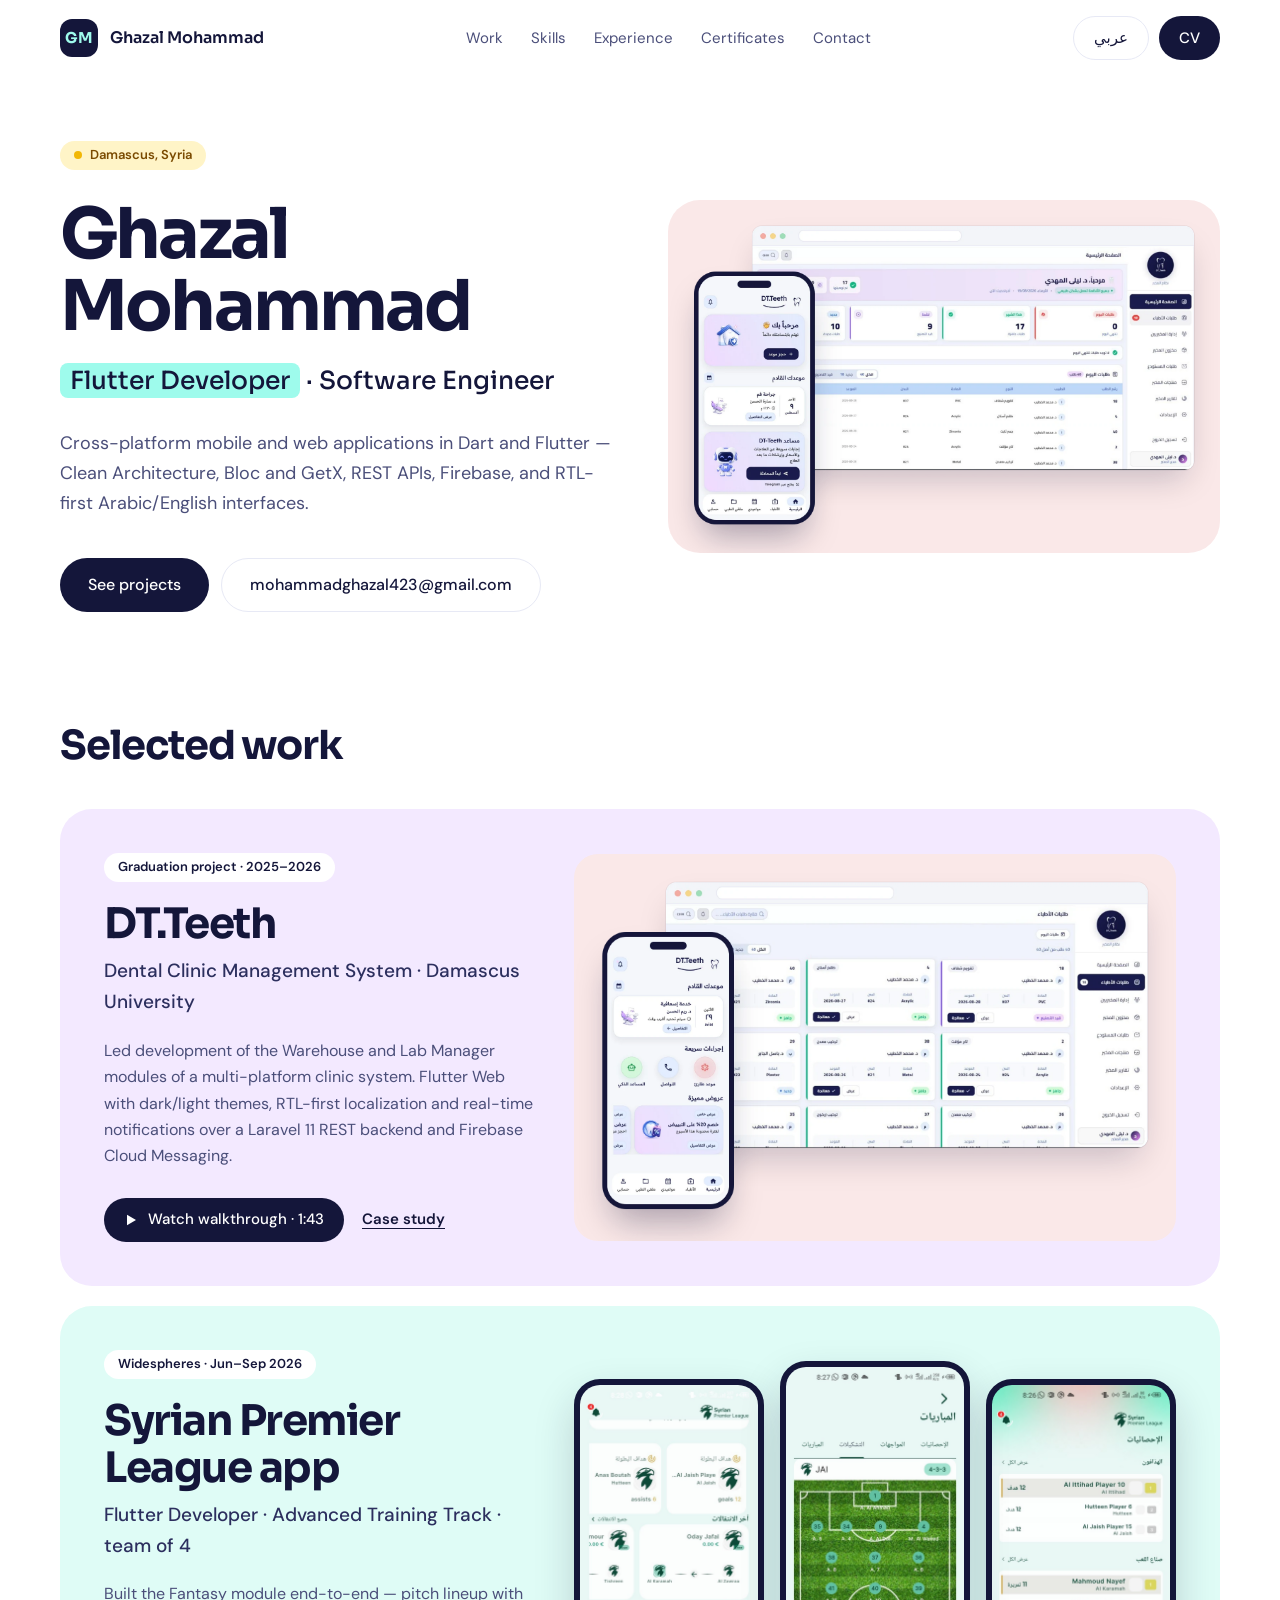
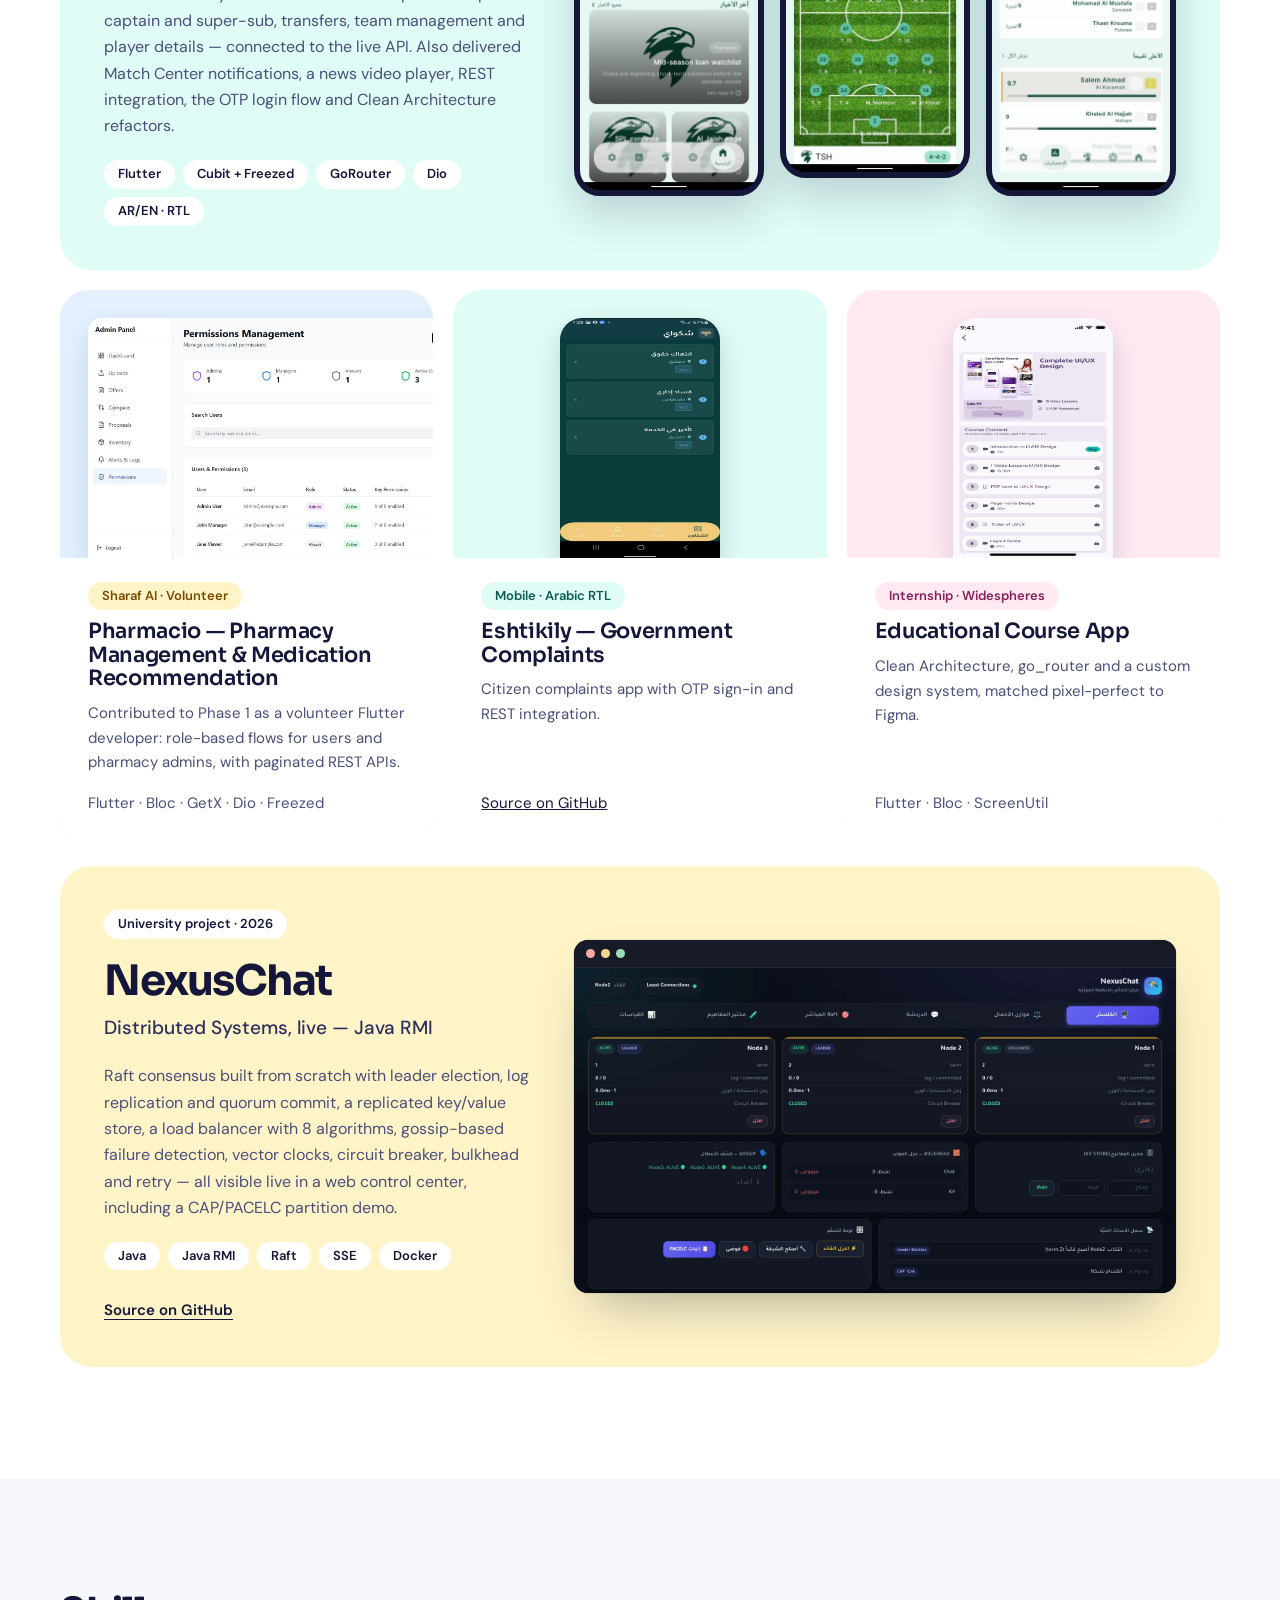
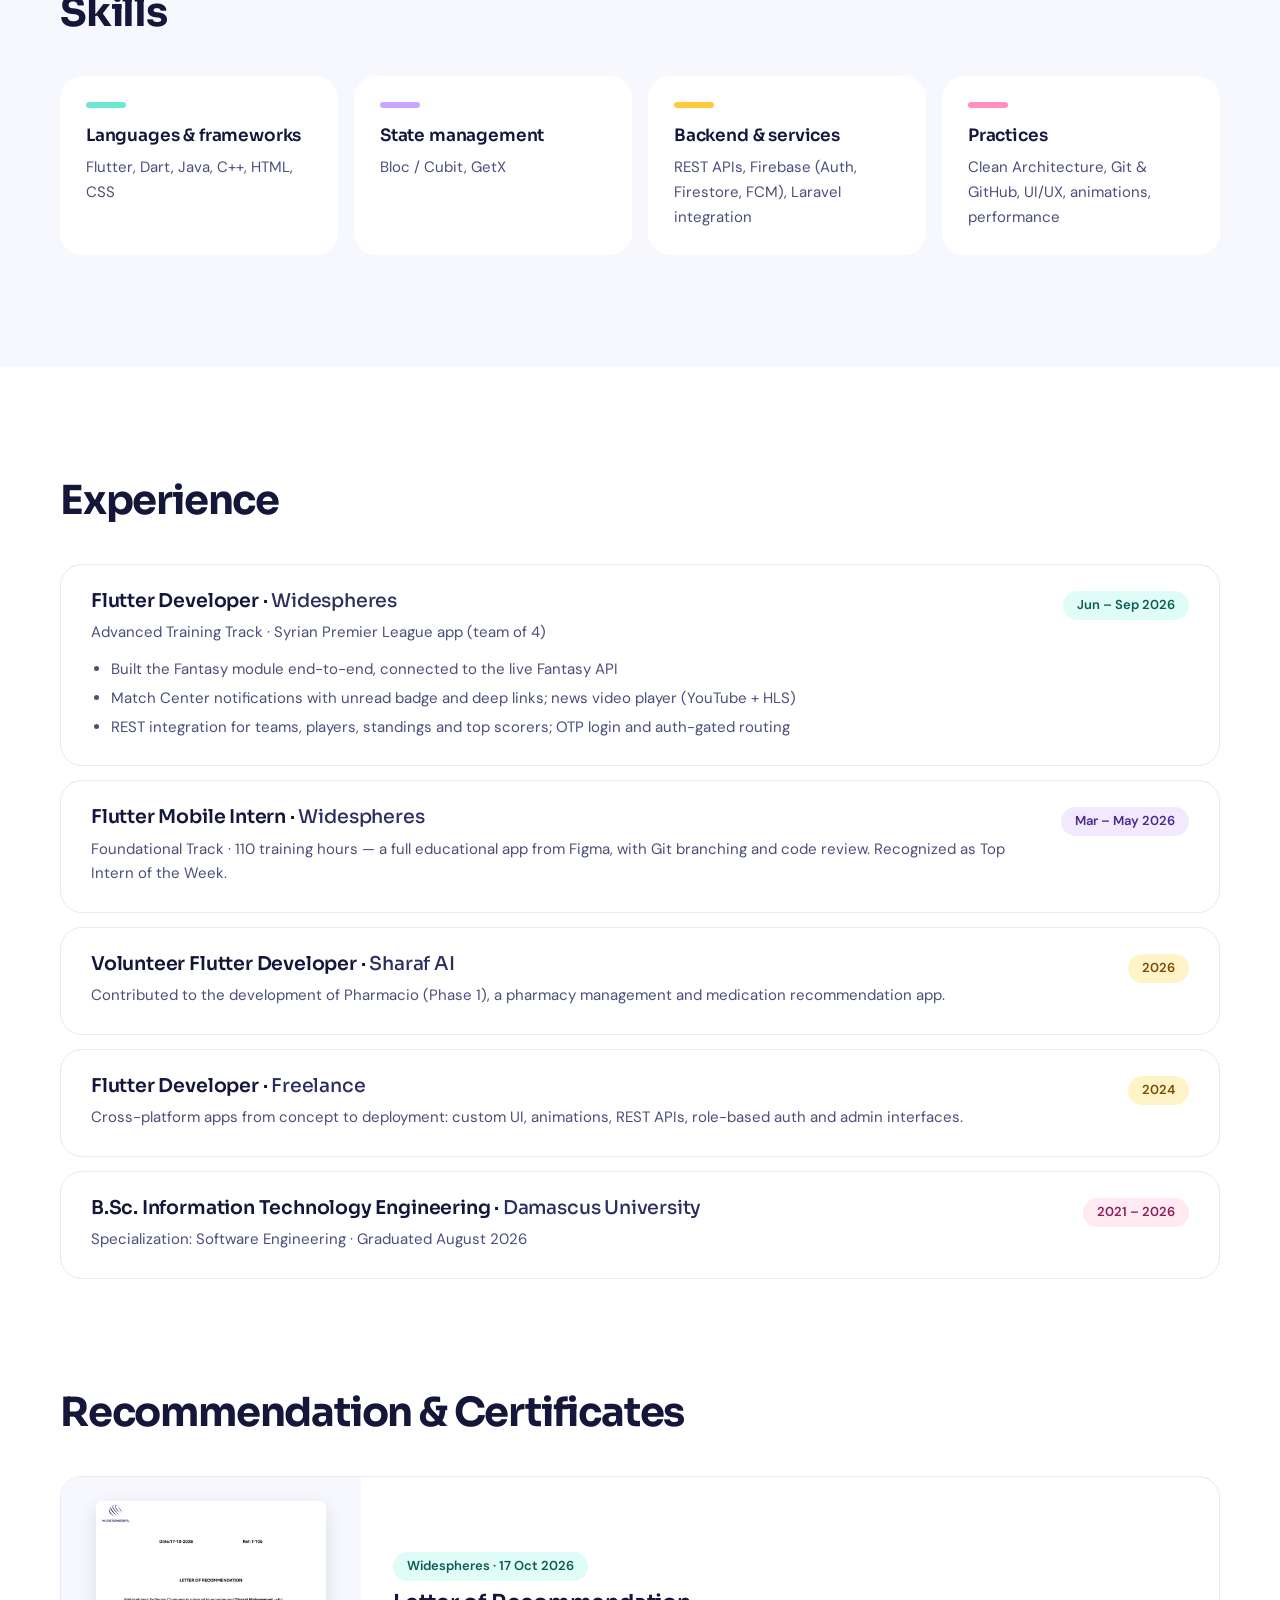
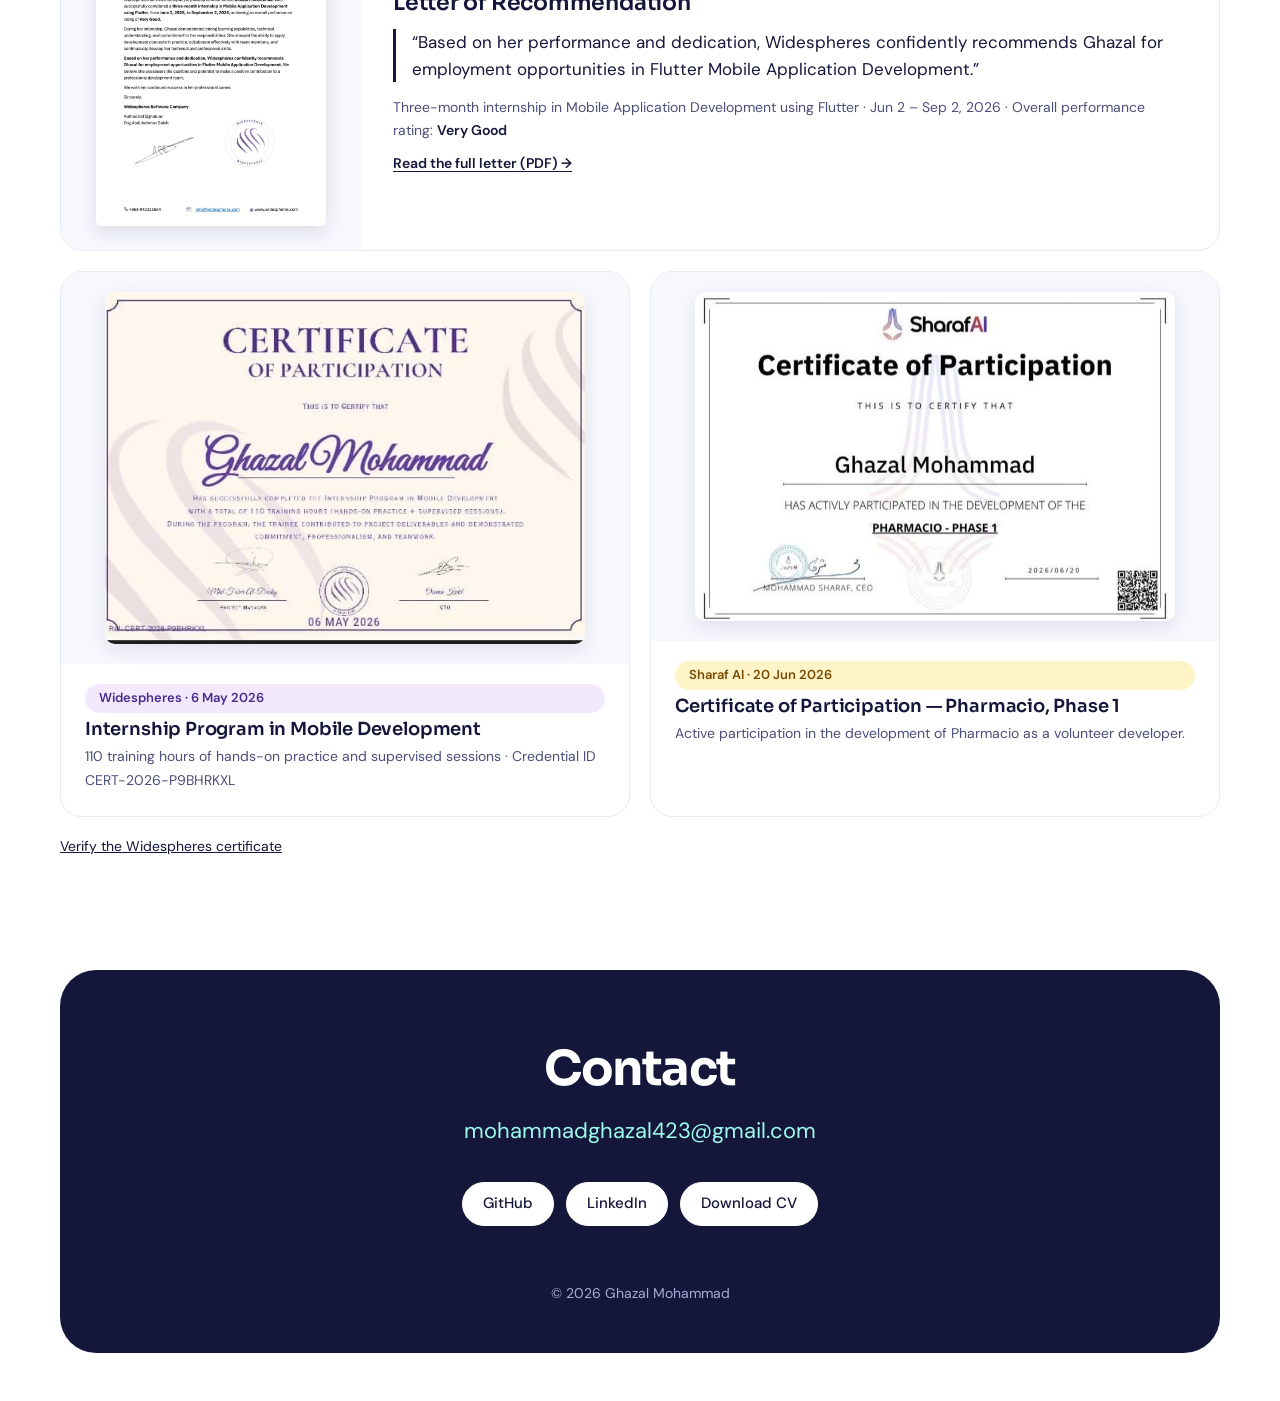
<file: index.html>
<!doctype html>
<html lang="en" dir="ltr">
<head>
<meta charset="utf-8">
<meta name="viewport" content="width=device-width, initial-scale=1">
<title>Ghazal Mohammad — Flutter Developer</title>
<meta name="description" content="Ghazal Mohammad — Flutter Developer and Software Engineer in Damascus, Syria. Cross-platform mobile and web apps with Flutter, Clean Architecture, Bloc, GetX, REST APIs, Firebase and RTL-first Arabic/English interfaces.">
<link rel="canonical" href="https://ghazal-mohammad.github.io/portfolio/">
<link rel="alternate" hreflang="en" href="https://ghazal-mohammad.github.io/portfolio/">
<link rel="alternate" hreflang="ar" href="https://ghazal-mohammad.github.io/portfolio/ar/">
<meta property="og:type" content="website">
<meta property="og:title" content="Ghazal Mohammad — Flutter Developer">
<meta property="og:description" content="Cross-platform mobile and web apps with Flutter. Selected work: DT.Teeth, Syrian Premier League app, and more.">
<meta property="og:url" content="https://ghazal-mohammad.github.io/portfolio/">
<meta property="og:image" content="https://ghazal-mohammad.github.io/portfolio/assets/img/og-image.png">
<meta name="twitter:card" content="summary_large_image">
<meta name="theme-color" content="#FFFFFF">
<link rel="icon" href="assets/img/favicon.svg" type="image/svg+xml">
<link rel="preconnect" href="https://fonts.googleapis.com">
<link rel="preconnect" href="https://fonts.gstatic.com" crossorigin>
<link href="https://fonts.googleapis.com/css2?family=Sora:wght@500;600;700&family=DM+Sans:opsz,wght@9..40,400;9..40,500;9..40,600&display=swap" rel="stylesheet">
<link rel="stylesheet" href="assets/css/site.css">
<script type="application/ld+json">{"@context":"https://schema.org","@type":"Person","name":"Ghazal Mohammad","jobTitle":"Flutter Developer","address":{"@type":"PostalAddress","addressLocality":"Damascus","addressCountry":"SY"},"email":"mailto:mohammadghazal423@gmail.com","url":"https://ghazal-mohammad.github.io/portfolio/","sameAs":["https://github.com/ghazal-mohammad","https://www.linkedin.com/in/ghazal-mohammad-0b9067250"],"alumniOf":"Damascus University"}</script>
</head>
<body>
<a class="skip" href="#main">Skip to content</a>

<header class="site-header" id="top">
  <div class="wrap">
    <a class="brand" href="./" aria-label="Ghazal Mohammad, home">
      <span class="brand-mark" aria-hidden="true">GM</span>
      <span class="brand-name">Ghazal Mohammad</span>
    </a>
    <nav class="nav" aria-label="Main">
      <a href="#work">Work</a>
      <a href="#skills">Skills</a>
      <a href="#experience">Experience</a>
      <a href="#certificates">Certificates</a>
      <a href="#contact">Contact</a>
    </nav>
    <div class="header-actions">
      <a class="btn btn-line" href="ar/" hreflang="ar" lang="ar">عربي</a>
      <a class="btn btn-dark" href="assets/Ghazal-Mohammad-CV.pdf" download>CV</a>
    </div>
  </div>
</header>

<main id="main">
  <section class="hero wrap">
    <div class="hero-grid">
      <div>
        <span class="pill pill-butter"><span class="dot" aria-hidden="true"></span>Damascus, Syria</span>
        <h1>Ghazal Mohammad</h1>
        <p class="hero-role"><mark>Flutter Developer</mark> · Software Engineer</p>
        <p class="hero-lead">Cross-platform mobile and web applications in Dart and Flutter — Clean Architecture, Bloc and GetX, REST APIs, Firebase, and RTL-first Arabic/English interfaces.</p>
        <div class="hero-cta">
          <a class="btn btn-dark btn-lg" href="#work">See projects</a>
          <a class="btn btn-line btn-lg" href="mailto:mohammadghazal423@gmail.com">mohammadghazal423@gmail.com</a>
        </div>
      </div>
      <div class="stage">
        <img src="assets/img/dt-teeth-hero.webp" width="1700" height="1086" alt="DT.Teeth Lab Manager dashboard in Flutter Web, beside the patient mobile app" fetchpriority="high">
      </div>
    </div>
  </section>

  <section class="wrap" id="work" style="padding-bottom: var(--section)">
    <h2 class="section-title">Selected work</h2>
    <div class="bento">

      <article class="feature bg-lilac">
        <div class="feature-grid">
          <div>
            <span class="pill pill-white">Graduation project · 2025–2026</span>
            <h3>DT.Teeth</h3>
            <p class="sub">Dental Clinic Management System · Damascus University</p>
            <p class="desc">Led development of the Warehouse and Lab Manager modules of a multi-platform clinic system. Flutter Web with dark/light themes, RTL-first localization and real-time notifications over a Laravel 11 REST backend and Firebase Cloud Messaging.</p>
            <div class="feature-cta">
              <a class="btn btn-dark" href="projects/dt-teeth.html#video"><svg width="14" height="14" viewBox="0 0 14 14" aria-hidden="true"><path d="M3 1.8v10.4L12 7z" fill="currentColor"/></svg>Watch walkthrough · 1:43</a>
              <a class="link-u" href="projects/dt-teeth.html">Case study</a>
            </div>
          </div>
          <div class="feature-media">
            <img src="assets/img/dt-teeth-card.webp" width="1700" height="1094" alt="DT.Teeth doctors' orders screen in the Lab Manager module, beside the patient mobile app" loading="lazy">
          </div>
        </div>
      </article>

      <article class="feature bg-mint">
        <div class="feature-grid">
          <div>
            <span class="pill pill-white">Widespheres · Jun–Sep 2026</span>
            <h3>Syrian Premier League app</h3>
            <p class="sub">Flutter Developer · Advanced Training Track · team of 4</p>
            <p class="desc">Built the Fantasy module end-to-end — pitch lineup with captain and super-sub, transfers, team management and player details — connected to the live API. Also delivered Match Center notifications, a news video player, REST integration, the OTP login flow and Clean Architecture refactors.</p>
            <div class="tags">
              <span class="pill pill-white">Flutter</span><span class="pill pill-white">Cubit + Freezed</span><span class="pill pill-white">GoRouter</span><span class="pill pill-white">Dio</span><span class="pill pill-white">AR/EN · RTL</span>
            </div>
          </div>
          <div class="phones" aria-label="Screenshots of the Syrian Premier League app">
            <div class="phone"><img src="assets/img/spl-home.jpg" width="720" height="1640" alt="Home screen with top scorers, transfers and news" loading="lazy"></div>
            <div class="phone mid"><img src="assets/img/spl-match-pitch.jpg" width="720" height="1640" alt="Match lineups shown on a football pitch" loading="lazy"></div>
            <div class="phone"><img src="assets/img/spl-stats.jpg" width="720" height="1640" alt="League statistics: top scorers, assists and ratings" loading="lazy"></div>
          </div>
        </div>
      </article>

      <article class="card bg-sky">
        <div class="card-media card-media-desktop"><img src="assets/img/pharmacy-admin.jpg" width="1439" height="900" alt="Pharmacio admin panel, permissions management screen" loading="lazy"></div>
        <div class="card-body">
          <span class="pill pill-butter">Sharaf AI · Volunteer</span>
          <h3>Pharmacio — Pharmacy Management &amp; Medication Recommendation</h3>
          <p>Contributed to Phase 1 as a volunteer Flutter developer: role-based flows for users and pharmacy admins, with paginated REST APIs.</p>
          <p class="card-tech">Flutter · Bloc · GetX · Dio · Freezed</p>
        </div>
      </article>

      <article class="card bg-mint">
        <div class="card-media"><img class="phone-shot" src="assets/img/eshtikily-home.jpg" width="563" height="1280" alt="Eshtikily complaints app, home screen in Arabic" loading="lazy"></div>
        <div class="card-body">
          <span class="pill pill-mint">Mobile · Arabic RTL</span>
          <h3>Eshtikily — Government Complaints</h3>
          <p>Citizen complaints app with OTP sign-in and REST integration.</p>
          <p class="card-tech"><a href="https://github.com/ghazal-mohammad/Eshtikily_mobile_app-main" rel="noopener">Source on GitHub</a></p>
        </div>
      </article>

      <article class="card bg-pink">
        <div class="card-media"><img class="phone-shot" src="assets/img/course-details.jpg" width="393" height="852" alt="Educational course app, course details screen" loading="lazy"></div>
        <div class="card-body">
          <span class="pill pill-pink">Internship · Widespheres</span>
          <h3>Educational Course App</h3>
          <p>Clean Architecture, go_router and a custom design system, matched pixel-perfect to Figma.</p>
          <p class="card-tech">Flutter · Bloc · ScreenUtil</p>
        </div>
      </article>


      <article class="feature bg-butter">
        <div class="feature-grid">
          <div>
            <span class="pill pill-white">University project · 2026</span>
            <h3>NexusChat</h3>
            <p class="sub">Distributed Systems, live — Java RMI</p>
            <p class="desc">Raft consensus built from scratch with leader election, log replication and quorum commit, a replicated key/value store, a load balancer with 8 algorithms, gossip-based failure detection, vector clocks, circuit breaker, bulkhead and retry — all visible live in a web control center, including a CAP/PACELC partition demo.</p>
            <div class="tags"><span class="pill pill-white">Java</span><span class="pill pill-white">Java RMI</span><span class="pill pill-white">Raft</span><span class="pill pill-white">SSE</span><span class="pill pill-white">Docker</span></div>
            <div class="feature-cta"><a class="link-u" href="https://github.com/ghazal-mohammad/nexuschat" rel="noopener">Source on GitHub</a></div>
          </div>
          <div class="frame frame-dark"><div class="frame-bar" aria-hidden="true"><i></i><i></i><i></i></div><img src="assets/img/nexuschat-dashboard.webp" width="1600" height="864" alt="NexusChat control center during a network partition: three Raft nodes, gossip membership and the live event log" loading="lazy"></div>
        </div>
      </article>
    </div>
  </section>

  <section class="skills section" id="skills">
    <div class="wrap">
      <h2 class="section-title">Skills</h2>
      <div class="skills-grid">
        <div class="skill"><span class="bar" style="background:#6EE7D2" aria-hidden="true"></span><h3>Languages &amp; frameworks</h3><p>Flutter, Dart, Java, C++, HTML, CSS</p></div>
        <div class="skill"><span class="bar" style="background:#C9A7FF" aria-hidden="true"></span><h3>State management</h3><p>Bloc / Cubit, GetX</p></div>
        <div class="skill"><span class="bar" style="background:#FFC93C" aria-hidden="true"></span><h3>Backend &amp; services</h3><p>REST APIs, Firebase (Auth, Firestore, FCM), Laravel integration</p></div>
        <div class="skill"><span class="bar" style="background:#FF8FC0" aria-hidden="true"></span><h3>Practices</h3><p>Clean Architecture, Git &amp; GitHub, UI/UX, animations, performance</p></div>
      </div>
    </div>
  </section>

  <section class="section wrap" id="experience">
    <h2 class="section-title">Experience</h2>
    <div class="timeline">
      <div class="job">
        <div class="job-main">
          <h3>Flutter Developer · <span class="org">Widespheres</span></h3>
          <p class="note">Advanced Training Track · Syrian Premier League app (team of 4)</p>
          <ul>
            <li>Built the Fantasy module end-to-end, connected to the live Fantasy API</li>
            <li>Match Center notifications with unread badge and deep links; news video player (YouTube + HLS)</li>
            <li>REST integration for teams, players, standings and top scorers; OTP login and auth-gated routing</li>
          </ul>
        </div>
        <span class="pill pill-mint">Jun – Sep 2026</span>
      </div>
      <div class="job">
        <div class="job-main">
          <h3>Flutter Mobile Intern · <span class="org">Widespheres</span></h3>
          <p class="note">Foundational Track · 110 training hours — a full educational app from Figma, with Git branching and code review. Recognized as Top Intern of the Week.</p>
        </div>
        <span class="pill pill-lilac">Mar – May 2026</span>
      </div>
      <div class="job">
        <div class="job-main">
          <h3>Volunteer Flutter Developer · <span class="org">Sharaf AI</span></h3>
          <p class="note">Contributed to the development of Pharmacio (Phase 1), a pharmacy management and medication recommendation app.</p>
        </div>
        <span class="pill pill-butter">2026</span>
      </div>
      <div class="job">
        <div class="job-main">
          <h3>Flutter Developer · <span class="org">Freelance</span></h3>
          <p class="note">Cross-platform apps from concept to deployment: custom UI, animations, REST APIs, role-based auth and admin interfaces.</p>
        </div>
        <span class="pill pill-butter">2024</span>
      </div>
      <div class="job">
        <div class="job-main">
          <h3>B.Sc. Information Technology Engineering · <span class="org">Damascus University</span></h3>
          <p class="note">Specialization: Software Engineering · Graduated August 2026</p>
        </div>
        <span class="pill pill-pink">2021 – 2026</span>
      </div>
    </div>
  </section>

  <section class="section wrap" id="certificates" style="padding-top:0">
    <h2 class="section-title">Recommendation &amp; Certificates</h2>
    <a class="rec" href="assets/docs/Widespheres-Recommendation-Ghazal-Mohammad.pdf" target="_blank" rel="noopener">
      <div class="rec-img"><img src="assets/img/rec-widespheres.webp" width="760" height="1074" alt="Letter of recommendation from Widespheres Software Company, signed and stamped" loading="lazy"></div>
      <div class="rec-body">
        <span class="pill pill-mint">Widespheres · 17 Oct 2026</span>
        <h3>Letter of Recommendation</h3>
        <blockquote>“Based on her performance and dedication, Widespheres confidently recommends Ghazal for employment opportunities in Flutter Mobile Application Development.”</blockquote>
        <p>Three-month internship in Mobile Application Development using Flutter · Jun 2 – Sep 2, 2026 · Overall performance rating: <b>Very Good</b></p>
        <span class="rec-link">Read the full letter (PDF) →</span>
      </div>
    </a>
    <div class="certs">
      <a class="cert" href="assets/img/cert-widespheres-internship.jpg" target="_blank" rel="noopener">
        <div class="cert-img"><img src="assets/img/cert-widespheres-internship.jpg" width="636" height="467" alt="Widespheres certificate: Internship Program in Mobile Development, 110 training hours" loading="lazy"></div>
        <div class="cert-body">
          <span class="pill pill-lilac">Widespheres · 6 May 2026</span>
          <h3>Internship Program in Mobile Development</h3>
          <p>110 training hours of hands-on practice and supervised sessions · Credential ID <span class="ltr">CERT-2026-P9BHRKXL</span></p>
        </div>
      </a>
      <a class="cert" href="assets/img/cert-sharaf-ai-pharmacio.jpg" target="_blank" rel="noopener">
        <div class="cert-img"><img src="assets/img/cert-sharaf-ai-pharmacio.jpg" width="720" height="494" alt="Sharaf AI certificate of participation in the development of Pharmacio, Phase 1" loading="lazy"></div>
        <div class="cert-body">
          <span class="pill pill-butter">Sharaf AI · 20 Jun 2026</span>
          <h3>Certificate of Participation — Pharmacio, Phase 1</h3>
          <p>Active participation in the development of Pharmacio as a volunteer developer.</p>
        </div>
      </a>
    </div>
    <p class="cert-note"><a href="https://widespheres.com/public/certificates/CERT-2026-P9BHRKXL" rel="noopener">Verify the Widespheres certificate</a></p>
  </section>

  <section class="contact wrap" id="contact">
    <div class="contact-card">
      <h2>Contact</h2>
      <a class="contact-mail" href="mailto:mohammadghazal423@gmail.com">mohammadghazal423@gmail.com</a>
      <div class="contact-links">
        <a class="btn btn-line" href="https://github.com/ghazal-mohammad" rel="noopener">GitHub</a>
        <a class="btn btn-line" href="https://www.linkedin.com/in/ghazal-mohammad-0b9067250" rel="noopener">LinkedIn</a>
        <a class="btn btn-line" href="assets/Ghazal-Mohammad-CV.pdf" download>Download CV</a>
      </div>
      <p class="copy">© 2026 Ghazal Mohammad</p>
    </div>
  </section>
</main>

<script src="assets/js/site.js" defer></script>
</body>
</html>
</file>
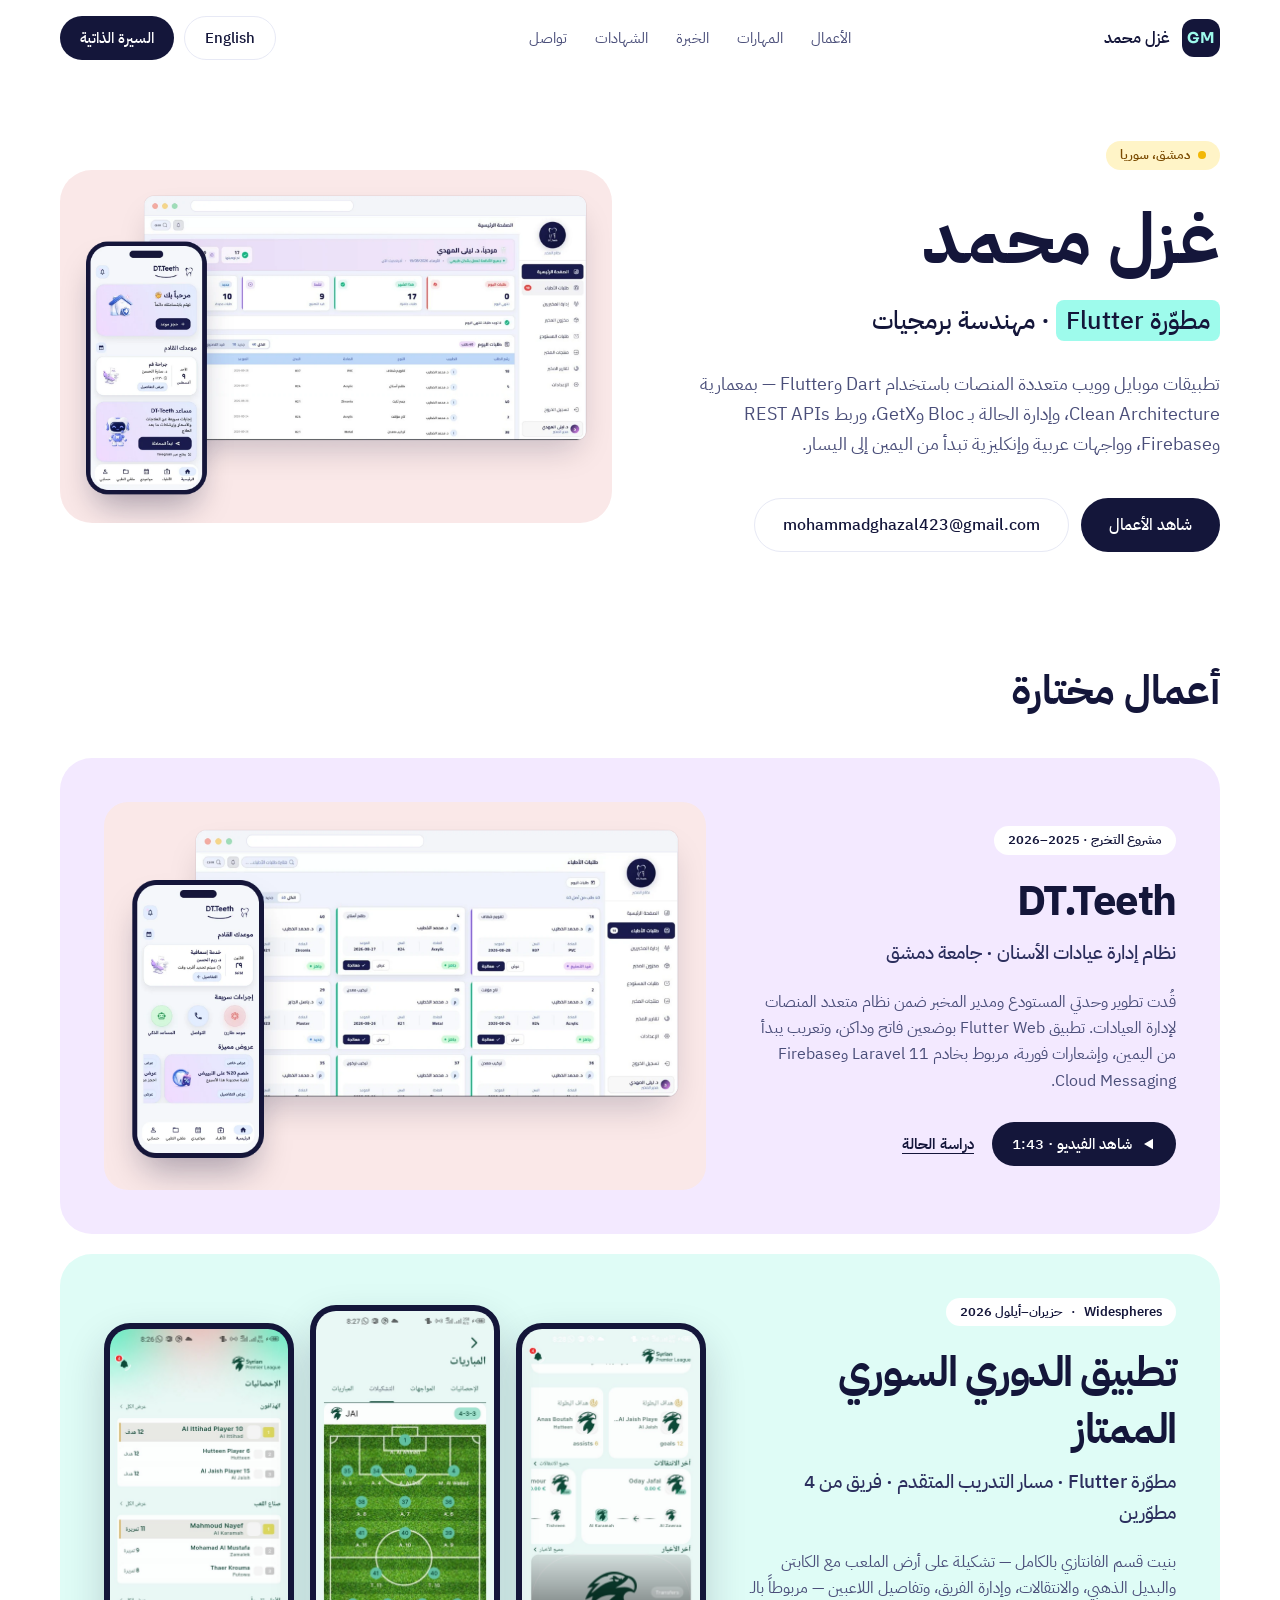
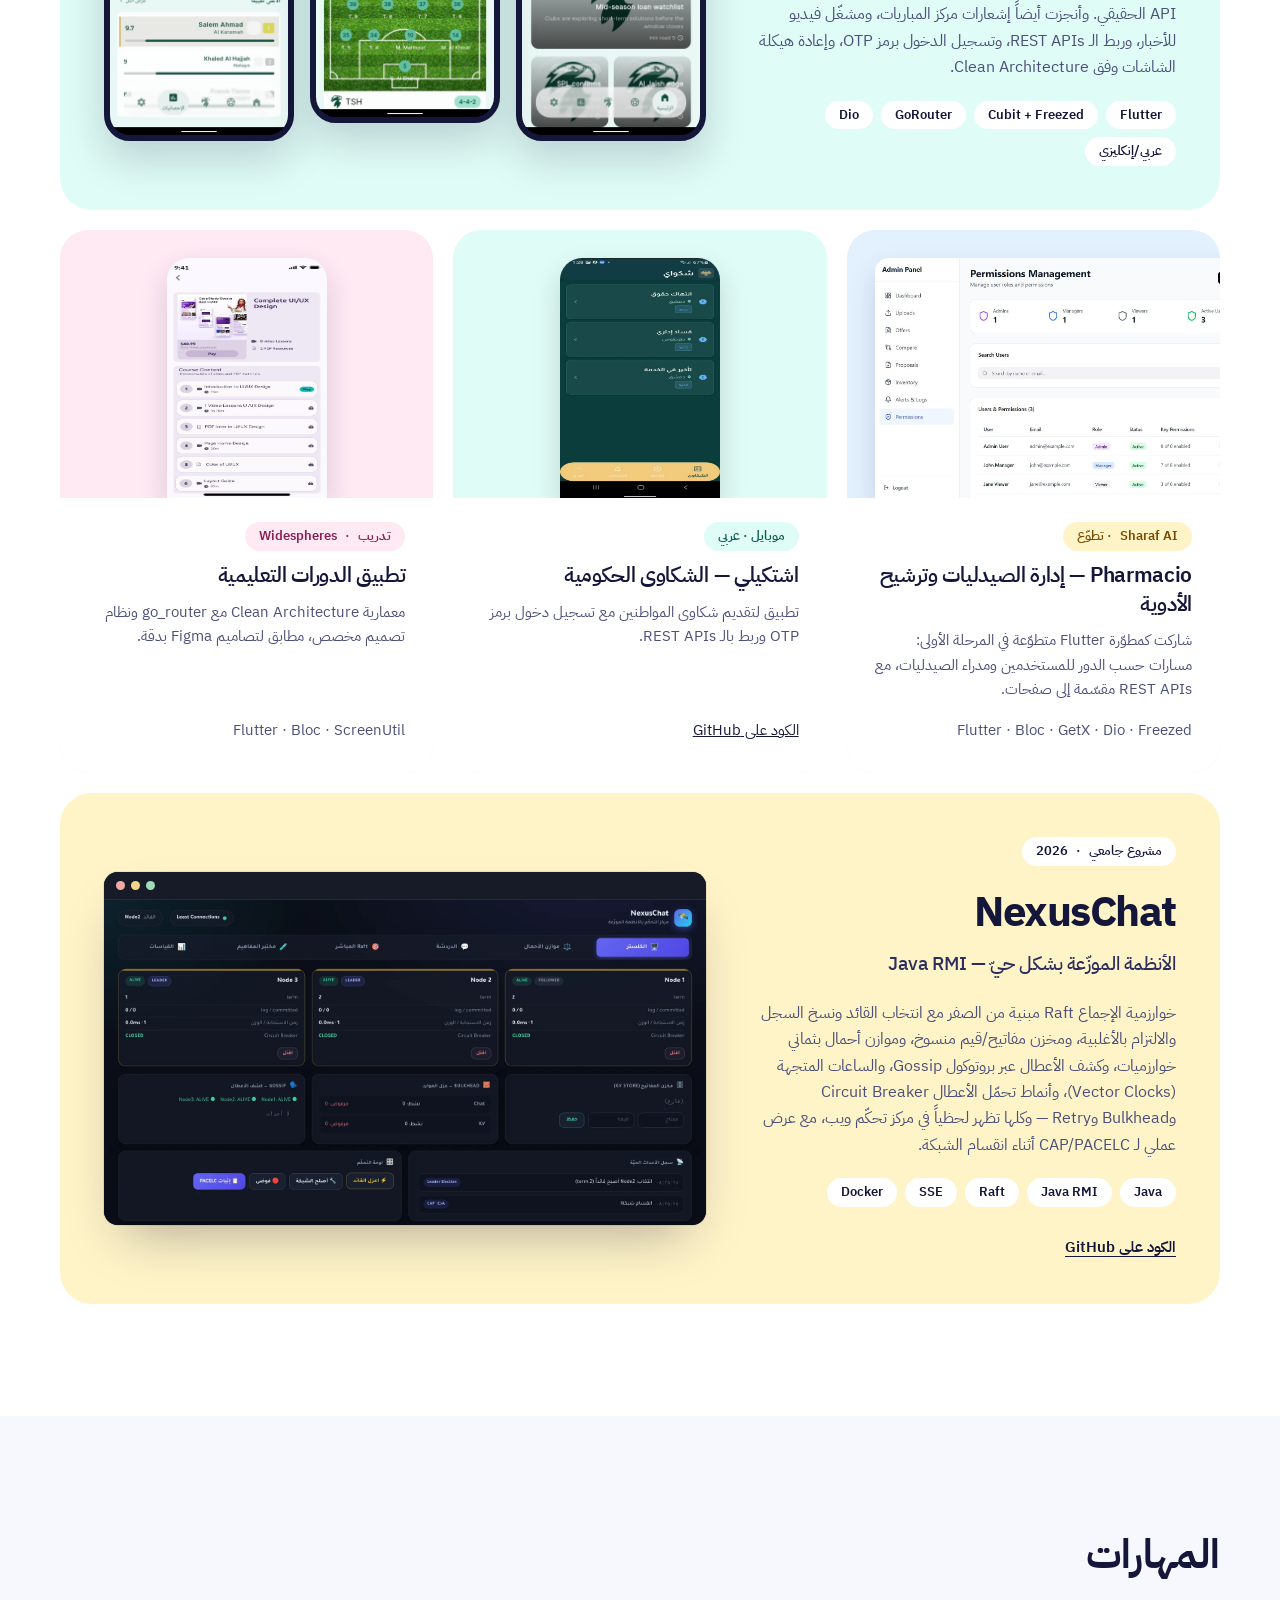
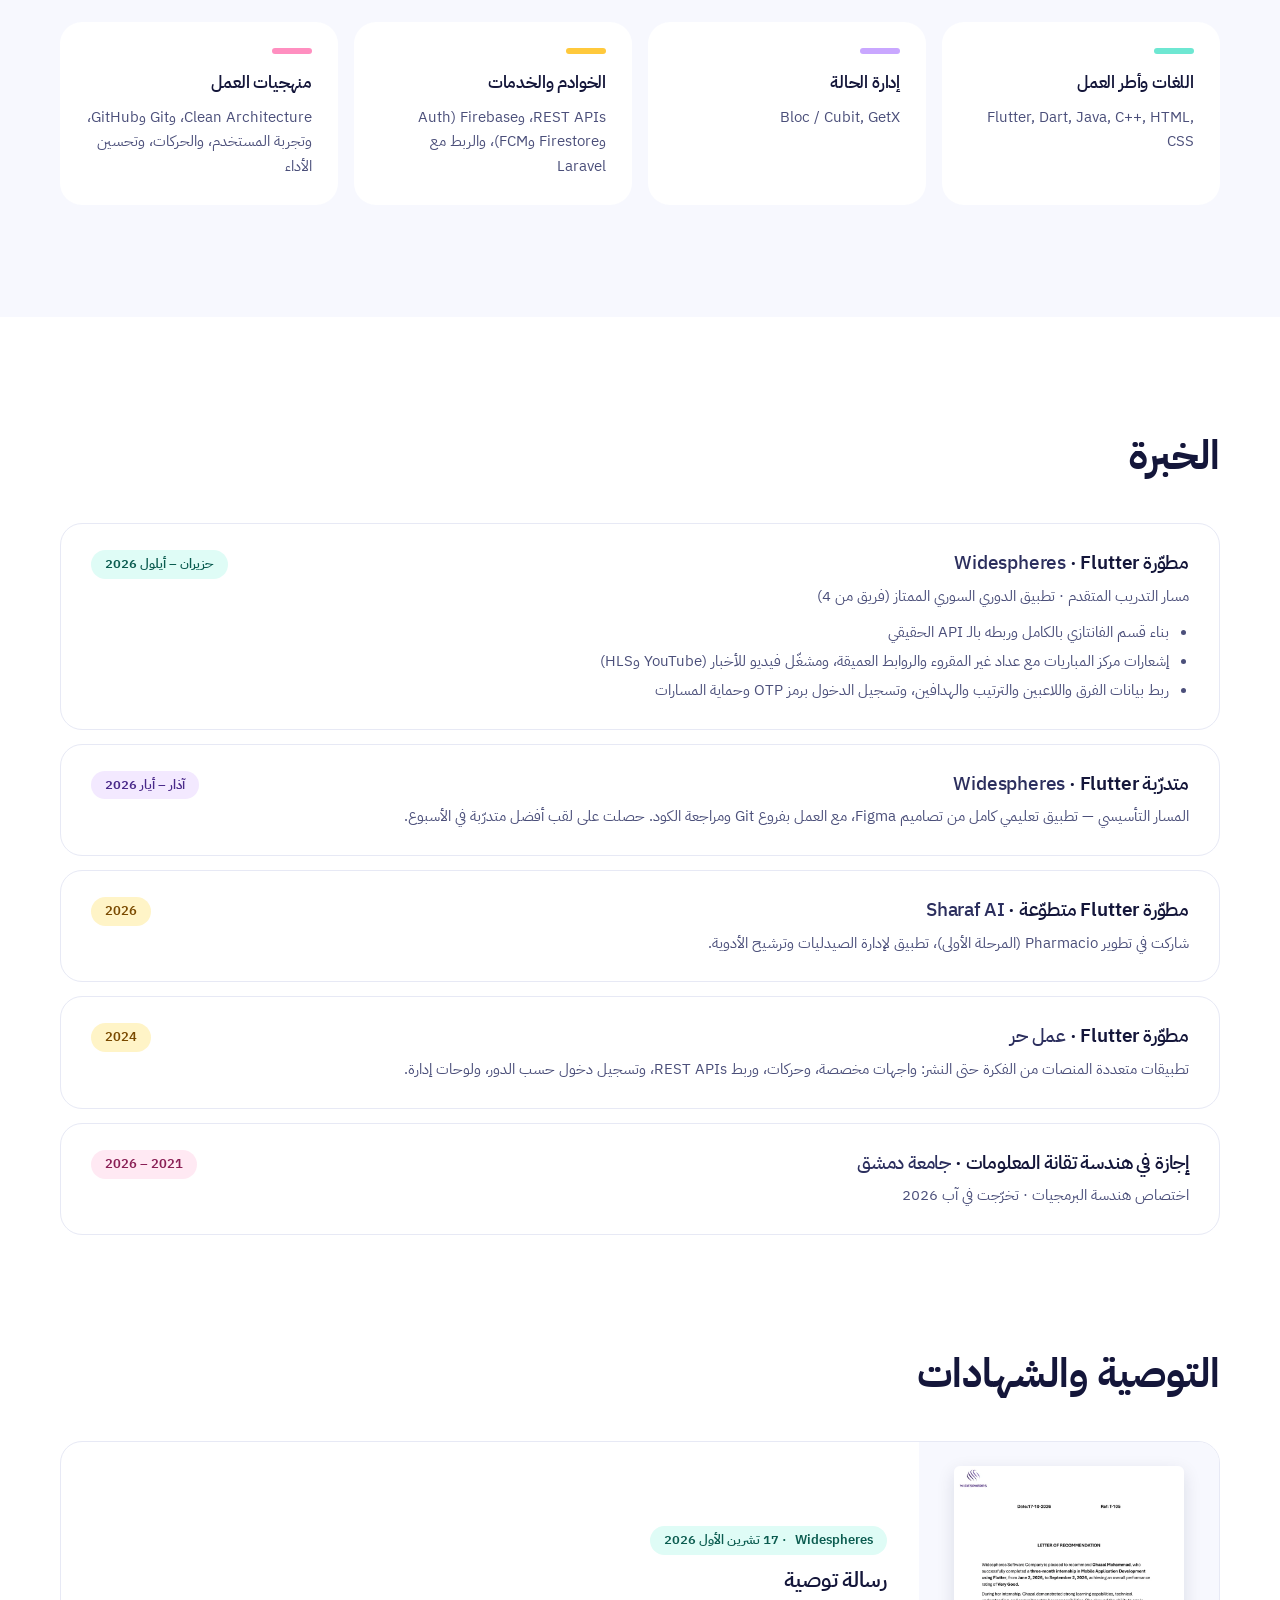
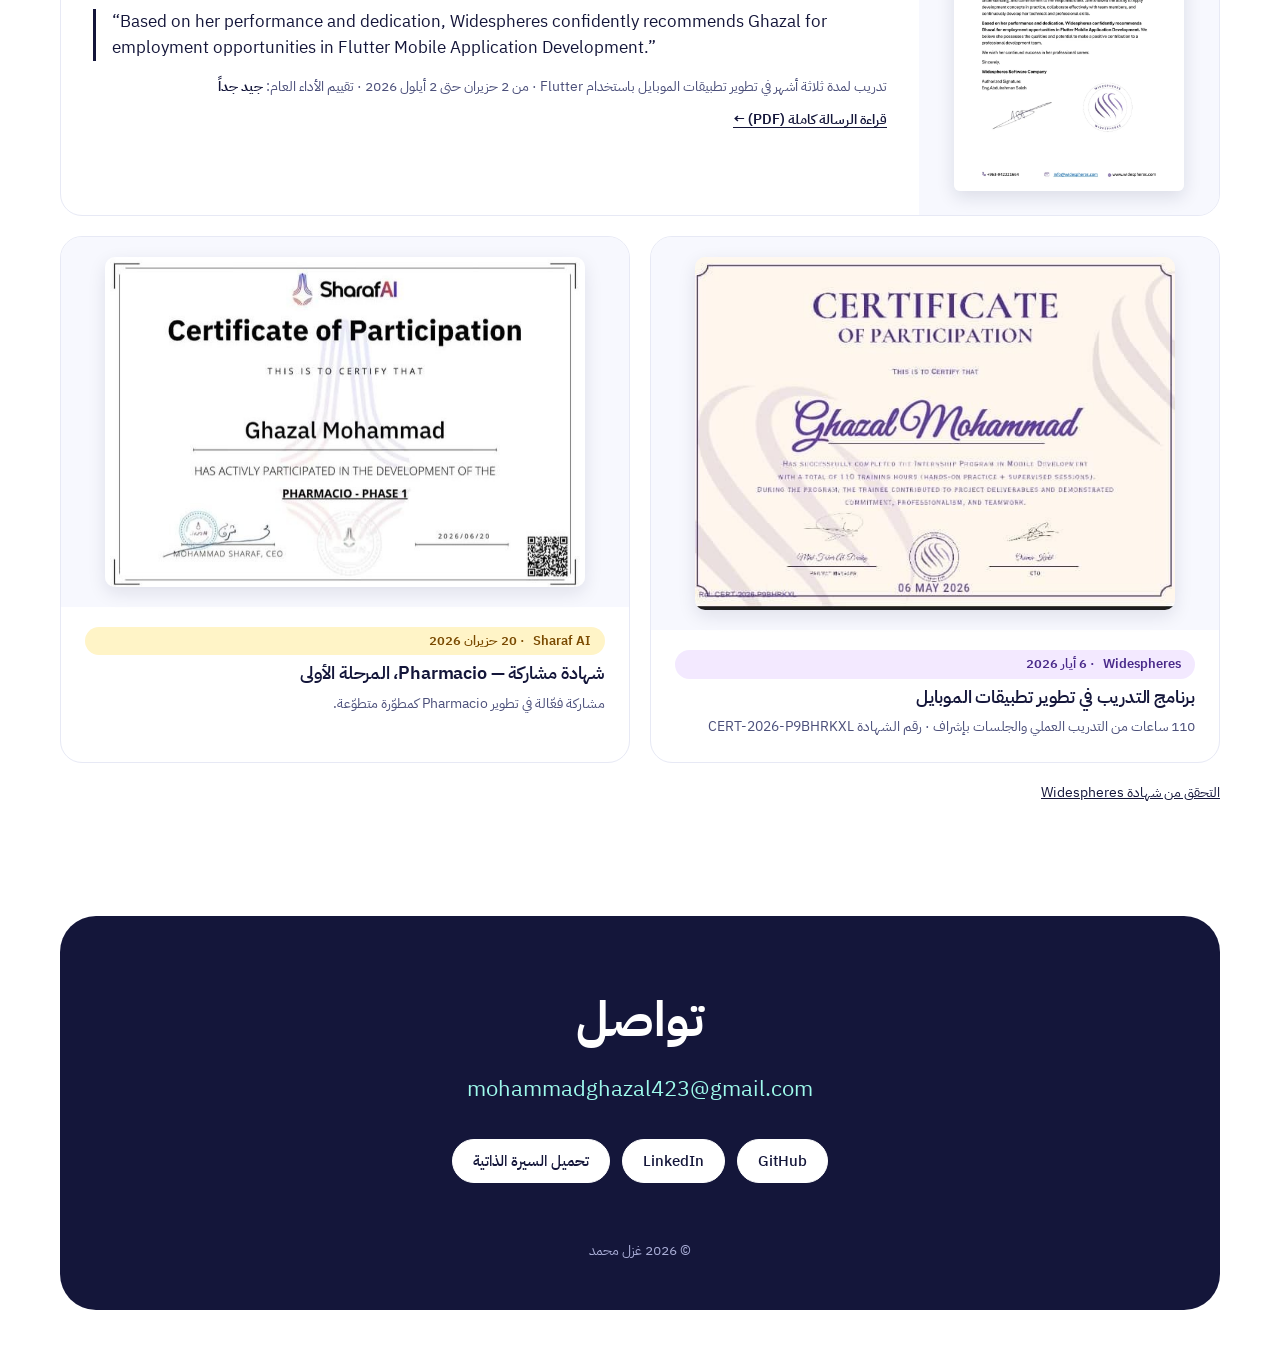
<file: ar/index.html>
<!doctype html>
<html lang="ar" dir="rtl">
<head>
<meta charset="utf-8">
<meta name="viewport" content="width=device-width, initial-scale=1">
<title>غزل محمد — مطوّرة Flutter</title>
<meta name="description" content="غزل محمد — مطوّرة Flutter ومهندسة برمجيات في دمشق. تطبيقات موبايل وويب متعددة المنصات باستخدام Flutter وClean Architecture وBloc وGetX وREST APIs وFirebase، بواجهات عربية وإنكليزية.">
<link rel="canonical" href="https://ghazal-mohammad.github.io/portfolio/ar/">
<link rel="alternate" hreflang="en" href="https://ghazal-mohammad.github.io/portfolio/">
<link rel="alternate" hreflang="ar" href="https://ghazal-mohammad.github.io/portfolio/ar/">
<meta property="og:type" content="website">
<meta property="og:title" content="غزل محمد — مطوّرة Flutter">
<meta property="og:description" content="تطبيقات موبايل وويب متعددة المنصات باستخدام Flutter. من أعمالي: DT.Teeth وتطبيق الدوري السوري الممتاز.">
<meta property="og:url" content="https://ghazal-mohammad.github.io/portfolio/ar/">
<meta property="og:image" content="https://ghazal-mohammad.github.io/portfolio/assets/img/og-image.png">
<meta name="twitter:card" content="summary_large_image">
<meta name="theme-color" content="#FFFFFF">
<link rel="icon" href="../assets/img/favicon.svg" type="image/svg+xml">
<link rel="preconnect" href="https://fonts.googleapis.com">
<link rel="preconnect" href="https://fonts.gstatic.com" crossorigin>
<link href="https://fonts.googleapis.com/css2?family=IBM+Plex+Sans+Arabic:wght@400;500;600;700&family=Sora:wght@500;600;700&family=DM+Sans:opsz,wght@9..40,400;9..40,500&display=swap" rel="stylesheet">
<link rel="stylesheet" href="../assets/css/site.css">
</head>
<body>
<a class="skip" href="#main">انتقل إلى المحتوى</a>

<header class="site-header" id="top">
  <div class="wrap">
    <a class="brand" href="./" aria-label="غزل محمد، الصفحة الرئيسية">
      <span class="brand-mark" aria-hidden="true">GM</span>
      <span class="brand-name">غزل محمد</span>
    </a>
    <nav class="nav" aria-label="القائمة الرئيسية">
      <a href="#work">الأعمال</a>
      <a href="#skills">المهارات</a>
      <a href="#experience">الخبرة</a>
      <a href="#certificates">الشهادات</a>
      <a href="#contact">تواصل</a>
    </nav>
    <div class="header-actions">
      <a class="btn btn-line" href="../" hreflang="en" lang="en">English</a>
      <a class="btn btn-dark" href="../assets/Ghazal-Mohammad-CV.pdf" download>السيرة الذاتية</a>
    </div>
  </div>
</header>

<main id="main">
  <section class="hero wrap">
    <div class="hero-grid">
      <div>
        <span class="pill pill-butter"><span class="dot" aria-hidden="true"></span>دمشق، سوريا</span>
        <h1>غزل محمد</h1>
        <p class="hero-role"><mark>مطوّرة Flutter</mark> · مهندسة برمجيات</p>
        <p class="hero-lead">تطبيقات موبايل وويب متعددة المنصات باستخدام Dart وFlutter — بمعمارية Clean Architecture، وإدارة الحالة بـ Bloc وGetX، وربط REST APIs وFirebase، وواجهات عربية وإنكليزية تبدأ من اليمين إلى اليسار.</p>
        <div class="hero-cta">
          <a class="btn btn-dark btn-lg" href="#work">شاهد الأعمال</a>
          <a class="btn btn-line btn-lg ltr" href="mailto:mohammadghazal423@gmail.com">mohammadghazal423@gmail.com</a>
        </div>
      </div>
      <div class="stage">
        <img src="../assets/img/dt-teeth-hero.webp" width="1700" height="1086" alt="لوحة مدير المخبر في DT.Teeth على Flutter Web بجانب تطبيق المريض على الموبايل" fetchpriority="high">
      </div>
    </div>
  </section>

  <section class="wrap" id="work" style="padding-bottom: var(--section)">
    <h2 class="section-title">أعمال مختارة</h2>
    <div class="bento">

      <article class="feature bg-lilac">
        <div class="feature-grid">
          <div>
            <span class="pill pill-white">مشروع التخرج · 2025–2026</span>
            <h3 class="ltr" style="text-align:right">DT.Teeth</h3>
            <p class="sub">نظام إدارة عيادات الأسنان · جامعة دمشق</p>
            <p class="desc">قُدت تطوير وحدتي المستودع ومدير المخبر ضمن نظام متعدد المنصات لإدارة العيادات. تطبيق Flutter Web بوضعين فاتح وداكن، وتعريب يبدأ من اليمين، وإشعارات فورية، مربوط بخادم Laravel 11 وFirebase Cloud Messaging.</p>
            <div class="feature-cta">
              <a class="btn btn-dark" href="projects/dt-teeth.html#video"><svg width="14" height="14" viewBox="0 0 14 14" aria-hidden="true" style="transform:scaleX(-1)"><path d="M3 1.8v10.4L12 7z" fill="currentColor"/></svg>شاهد الفيديو · 1:43</a>
              <a class="link-u" href="projects/dt-teeth.html">دراسة الحالة</a>
            </div>
          </div>
          <div class="feature-media">
            <img src="../assets/img/dt-teeth-card.webp" width="1700" height="1094" alt="شاشة طلبات الأطباء في وحدة مدير المخبر في DT.Teeth بجانب تطبيق المريض على الموبايل" loading="lazy">
          </div>
        </div>
      </article>

      <article class="feature bg-mint">
        <div class="feature-grid">
          <div>
            <span class="pill pill-white"><bdi>Widespheres</bdi> · <bdi>حزيران–أيلول 2026</bdi></span>
            <h3>تطبيق الدوري السوري الممتاز</h3>
            <p class="sub"><bdi>مطوّرة Flutter</bdi> · مسار التدريب المتقدم · فريق من 4 مطوّرين</p>
            <p class="desc">بنيت قسم الفانتازي بالكامل — تشكيلة على أرض الملعب مع الكابتن والبديل الذهبي، والانتقالات، وإدارة الفريق، وتفاصيل اللاعبين — مربوطاً بالـ API الحقيقي. وأنجزت أيضاً إشعارات مركز المباريات، ومشغّل فيديو للأخبار، وربط الـ REST APIs، وتسجيل الدخول برمز OTP، وإعادة هيكلة الشاشات وفق Clean Architecture.</p>
            <div class="tags">
              <span class="pill pill-white">Flutter</span><span class="pill pill-white">Cubit + Freezed</span><span class="pill pill-white">GoRouter</span><span class="pill pill-white">Dio</span><span class="pill pill-white">عربي/إنكليزي</span>
            </div>
          </div>
          <div class="phones" aria-label="لقطات من تطبيق الدوري السوري الممتاز">
            <div class="phone"><img src="../assets/img/spl-home.jpg" width="720" height="1640" alt="الشاشة الرئيسية: الهدافون وآخر الانتقالات والأخبار" loading="lazy"></div>
            <div class="phone mid"><img src="../assets/img/spl-match-pitch.jpg" width="720" height="1640" alt="تشكيلة الفريقين على أرض الملعب" loading="lazy"></div>
            <div class="phone"><img src="../assets/img/spl-stats.jpg" width="720" height="1640" alt="إحصائيات الدوري: الهدافون وصناع اللعب والتقييمات" loading="lazy"></div>
          </div>
        </div>
      </article>

      <article class="card bg-sky">
        <div class="card-media card-media-desktop"><img src="../assets/img/pharmacy-admin.jpg" width="1439" height="900" alt="لوحة إدارة Pharmacio، شاشة إدارة الصلاحيات" loading="lazy"></div>
        <div class="card-body">
          <span class="pill pill-butter"><bdi>Sharaf AI</bdi> · تطوّع</span>
          <h3><bdi>Pharmacio</bdi> — إدارة الصيدليات وترشيح الأدوية</h3>
          <p>شاركت كمطوّرة Flutter متطوّعة في المرحلة الأولى: مسارات حسب الدور للمستخدمين ومدراء الصيدليات، مع REST APIs مقسّمة إلى صفحات.</p>
          <p class="card-tech ltr" style="text-align:right">Flutter · Bloc · GetX · Dio · Freezed</p>
        </div>
      </article>

      <article class="card bg-mint">
        <div class="card-media"><img class="phone-shot" src="../assets/img/eshtikily-home.jpg" width="563" height="1280" alt="تطبيق اشتكيلي، الشاشة الرئيسية" loading="lazy"></div>
        <div class="card-body">
          <span class="pill pill-mint">موبايل · عربي</span>
          <h3>اشتكيلي — الشكاوى الحكومية</h3>
          <p>تطبيق لتقديم شكاوى المواطنين مع تسجيل دخول برمز OTP وربط بالـ REST APIs.</p>
          <p class="card-tech"><a href="https://github.com/ghazal-mohammad/Eshtikily_mobile_app-main" rel="noopener">الكود على GitHub</a></p>
        </div>
      </article>

      <article class="card bg-pink">
        <div class="card-media"><img class="phone-shot" src="../assets/img/course-details.jpg" width="393" height="852" alt="تطبيق الدورات التعليمية، شاشة تفاصيل الدورة" loading="lazy"></div>
        <div class="card-body">
          <span class="pill pill-pink"><bdi>تدريب</bdi> · <bdi>Widespheres</bdi></span>
          <h3>تطبيق الدورات التعليمية</h3>
          <p>معمارية Clean Architecture مع go_router ونظام تصميم مخصص، مطابق لتصاميم Figma بدقة.</p>
          <p class="card-tech ltr" style="text-align:right">Flutter · Bloc · ScreenUtil</p>
        </div>
      </article>


      <article class="feature bg-butter">
        <div class="feature-grid">
          <div>
            <span class="pill pill-white"><bdi>مشروع جامعي</bdi> · <bdi>2026</bdi></span>
            <h3>NexusChat</h3>
            <p class="sub">الأنظمة الموزّعة بشكل حيّ — <bdi>Java RMI</bdi></p>
            <p class="desc">خوارزمية الإجماع <bdi>Raft</bdi> مبنية من الصفر مع انتخاب القائد ونسخ السجل والالتزام بالأغلبية، ومخزن مفاتيح/قيم منسوخ، وموازن أحمال بثماني خوارزميات، وكشف الأعطال عبر بروتوكول <bdi>Gossip</bdi>، والساعات المتجهة <bdi>(Vector Clocks)</bdi>، وأنماط تحمّل الأعطال <bdi>Circuit Breaker</bdi> و<bdi>Bulkhead</bdi> و<bdi>Retry</bdi> — وكلها تظهر لحظياً في مركز تحكّم ويب، مع عرض عملي لـ <bdi>CAP/PACELC</bdi> أثناء انقسام الشبكة.</p>
            <div class="tags"><span class="pill pill-white">Java</span><span class="pill pill-white">Java RMI</span><span class="pill pill-white">Raft</span><span class="pill pill-white">SSE</span><span class="pill pill-white">Docker</span></div>
            <div class="feature-cta"><a class="link-u" href="https://github.com/ghazal-mohammad/nexuschat" rel="noopener">الكود على GitHub</a></div>
          </div>
          <div class="frame frame-dark"><div class="frame-bar" aria-hidden="true"><i></i><i></i><i></i></div><img src="../assets/img/nexuschat-dashboard.webp" width="1600" height="864" alt="مركز تحكّم NexusChat أثناء انقسام الشبكة: ثلاث عقد Raft وعضوية Gossip وسجل الأحداث الحيّ" loading="lazy"></div>
        </div>
      </article>
    </div>
  </section>

  <section class="skills section" id="skills">
    <div class="wrap">
      <h2 class="section-title">المهارات</h2>
      <div class="skills-grid">
        <div class="skill"><span class="bar" style="background:#6EE7D2" aria-hidden="true"></span><h3>اللغات وأطر العمل</h3><p class="ltr" style="text-align:right">Flutter, Dart, Java, C++, HTML, CSS</p></div>
        <div class="skill"><span class="bar" style="background:#C9A7FF" aria-hidden="true"></span><h3>إدارة الحالة</h3><p class="ltr" style="text-align:right">Bloc / Cubit, GetX</p></div>
        <div class="skill"><span class="bar" style="background:#FFC93C" aria-hidden="true"></span><h3>الخوادم والخدمات</h3><p>REST APIs، وFirebase (Auth وFirestore وFCM)، والربط مع Laravel</p></div>
        <div class="skill"><span class="bar" style="background:#FF8FC0" aria-hidden="true"></span><h3>منهجيات العمل</h3><p>Clean Architecture، وGit وGitHub، وتجربة المستخدم، والحركات، وتحسين الأداء</p></div>
      </div>
    </div>
  </section>

  <section class="section wrap" id="experience">
    <h2 class="section-title">الخبرة</h2>
    <div class="timeline">
      <div class="job">
        <div class="job-main">
          <h3><bdi>مطوّرة Flutter</bdi> · <bdi class="org">Widespheres</bdi></h3>
          <p class="note">مسار التدريب المتقدم · تطبيق الدوري السوري الممتاز (فريق من 4)</p>
          <ul>
            <li>بناء قسم الفانتازي بالكامل وربطه بالـ API الحقيقي</li>
            <li>إشعارات مركز المباريات مع عداد غير المقروء والروابط العميقة، ومشغّل فيديو للأخبار (YouTube وHLS)</li>
            <li>ربط بيانات الفرق واللاعبين والترتيب والهدافين، وتسجيل الدخول برمز OTP وحماية المسارات</li>
          </ul>
        </div>
        <span class="pill pill-mint">حزيران – أيلول 2026</span>
      </div>
      <div class="job">
        <div class="job-main">
          <h3><bdi>متدرّبة Flutter</bdi> · <bdi class="org">Widespheres</bdi></h3>
          <p class="note">المسار التأسيسي — تطبيق تعليمي كامل من تصاميم Figma، مع العمل بفروع Git ومراجعة الكود. حصلت على لقب أفضل متدرّبة في الأسبوع.</p>
        </div>
        <span class="pill pill-lilac">آذار – أيار 2026</span>
      </div>
      <div class="job">
        <div class="job-main">
          <h3><bdi>مطوّرة Flutter متطوّعة</bdi> · <bdi class="org">Sharaf AI</bdi></h3>
          <p class="note">شاركت في تطوير Pharmacio (المرحلة الأولى)، تطبيق لإدارة الصيدليات وترشيح الأدوية.</p>
        </div>
        <span class="pill pill-butter">2026</span>
      </div>
      <div class="job">
        <div class="job-main">
          <h3><bdi>مطوّرة Flutter</bdi> · <bdi class="org">عمل حر</bdi></h3>
          <p class="note">تطبيقات متعددة المنصات من الفكرة حتى النشر: واجهات مخصصة، وحركات، وربط REST APIs، وتسجيل دخول حسب الدور، ولوحات إدارة.</p>
        </div>
        <span class="pill pill-butter">2024</span>
      </div>
      <div class="job">
        <div class="job-main">
          <h3>إجازة في هندسة تقانة المعلومات · <span class="org">جامعة دمشق</span></h3>
          <p class="note">اختصاص هندسة البرمجيات · تخرّجت في آب 2026</p>
        </div>
        <span class="pill pill-pink">2021 – 2026</span>
      </div>
    </div>
  </section>

  <section class="section wrap" id="certificates" style="padding-top:0">
    <h2 class="section-title">التوصية والشهادات</h2>
    <a class="rec" href="../assets/docs/Widespheres-Recommendation-Ghazal-Mohammad.pdf" target="_blank" rel="noopener">
      <div class="rec-img"><img src="../assets/img/rec-widespheres.webp" width="760" height="1074" alt="رسالة توصية من شركة Widespheres البرمجية، موقّعة ومختومة" loading="lazy"></div>
      <div class="rec-body">
        <span class="pill pill-mint"><bdi>Widespheres</bdi> · 17 تشرين الأول 2026</span>
        <h3>رسالة توصية</h3>
        <blockquote lang="en" dir="ltr">“Based on her performance and dedication, Widespheres confidently recommends Ghazal for employment opportunities in Flutter Mobile Application Development.”</blockquote>
        <p>تدريب لمدة ثلاثة أشهر في تطوير تطبيقات الموبايل باستخدام <bdi>Flutter</bdi> · من 2 حزيران حتى 2 أيلول 2026 · تقييم الأداء العام: <b>جيد جداً</b></p>
        <span class="rec-link">قراءة الرسالة كاملة <bdi>(PDF)</bdi> ←</span>
      </div>
    </a>
    <div class="certs">
      <a class="cert" href="../assets/img/cert-widespheres-internship.jpg" target="_blank" rel="noopener">
        <div class="cert-img"><img src="../assets/img/cert-widespheres-internship.jpg" width="636" height="467" alt="شهادة Widespheres لبرنامج التدريب في تطوير تطبيقات الموبايل، 110 ساعات تدريبية" loading="lazy"></div>
        <div class="cert-body">
          <span class="pill pill-lilac"><bdi>Widespheres</bdi> · 6 أيار 2026</span>
          <h3>برنامج التدريب في تطوير تطبيقات الموبايل</h3>
          <p>110 ساعات من التدريب العملي والجلسات بإشراف · رقم الشهادة <span class="ltr">CERT-2026-P9BHRKXL</span></p>
        </div>
      </a>
      <a class="cert" href="../assets/img/cert-sharaf-ai-pharmacio.jpg" target="_blank" rel="noopener">
        <div class="cert-img"><img src="../assets/img/cert-sharaf-ai-pharmacio.jpg" width="720" height="494" alt="شهادة مشاركة من Sharaf AI في تطوير Pharmacio، المرحلة الأولى" loading="lazy"></div>
        <div class="cert-body">
          <span class="pill pill-butter"><bdi>Sharaf AI</bdi> · 20 حزيران 2026</span>
          <h3>شهادة مشاركة — <bdi>Pharmacio</bdi>، المرحلة الأولى</h3>
          <p>مشاركة فعّالة في تطوير Pharmacio كمطوّرة متطوّعة.</p>
        </div>
      </a>
    </div>
    <p class="cert-note"><a href="https://widespheres.com/public/certificates/CERT-2026-P9BHRKXL" rel="noopener">التحقق من شهادة <bdi>Widespheres</bdi></a></p>
  </section>

  <section class="contact wrap" id="contact">
    <div class="contact-card">
      <h2>تواصل</h2>
      <a class="contact-mail ltr" href="mailto:mohammadghazal423@gmail.com">mohammadghazal423@gmail.com</a>
      <div class="contact-links">
        <a class="btn btn-line" href="https://github.com/ghazal-mohammad" rel="noopener">GitHub</a>
        <a class="btn btn-line" href="https://www.linkedin.com/in/ghazal-mohammad-0b9067250" rel="noopener">LinkedIn</a>
        <a class="btn btn-line" href="../assets/Ghazal-Mohammad-CV.pdf" download>تحميل السيرة الذاتية</a>
      </div>
      <p class="copy">© 2026 غزل محمد</p>
    </div>
  </section>
</main>

<script src="../assets/js/site.js" defer></script>
</body>
</html>
</file>
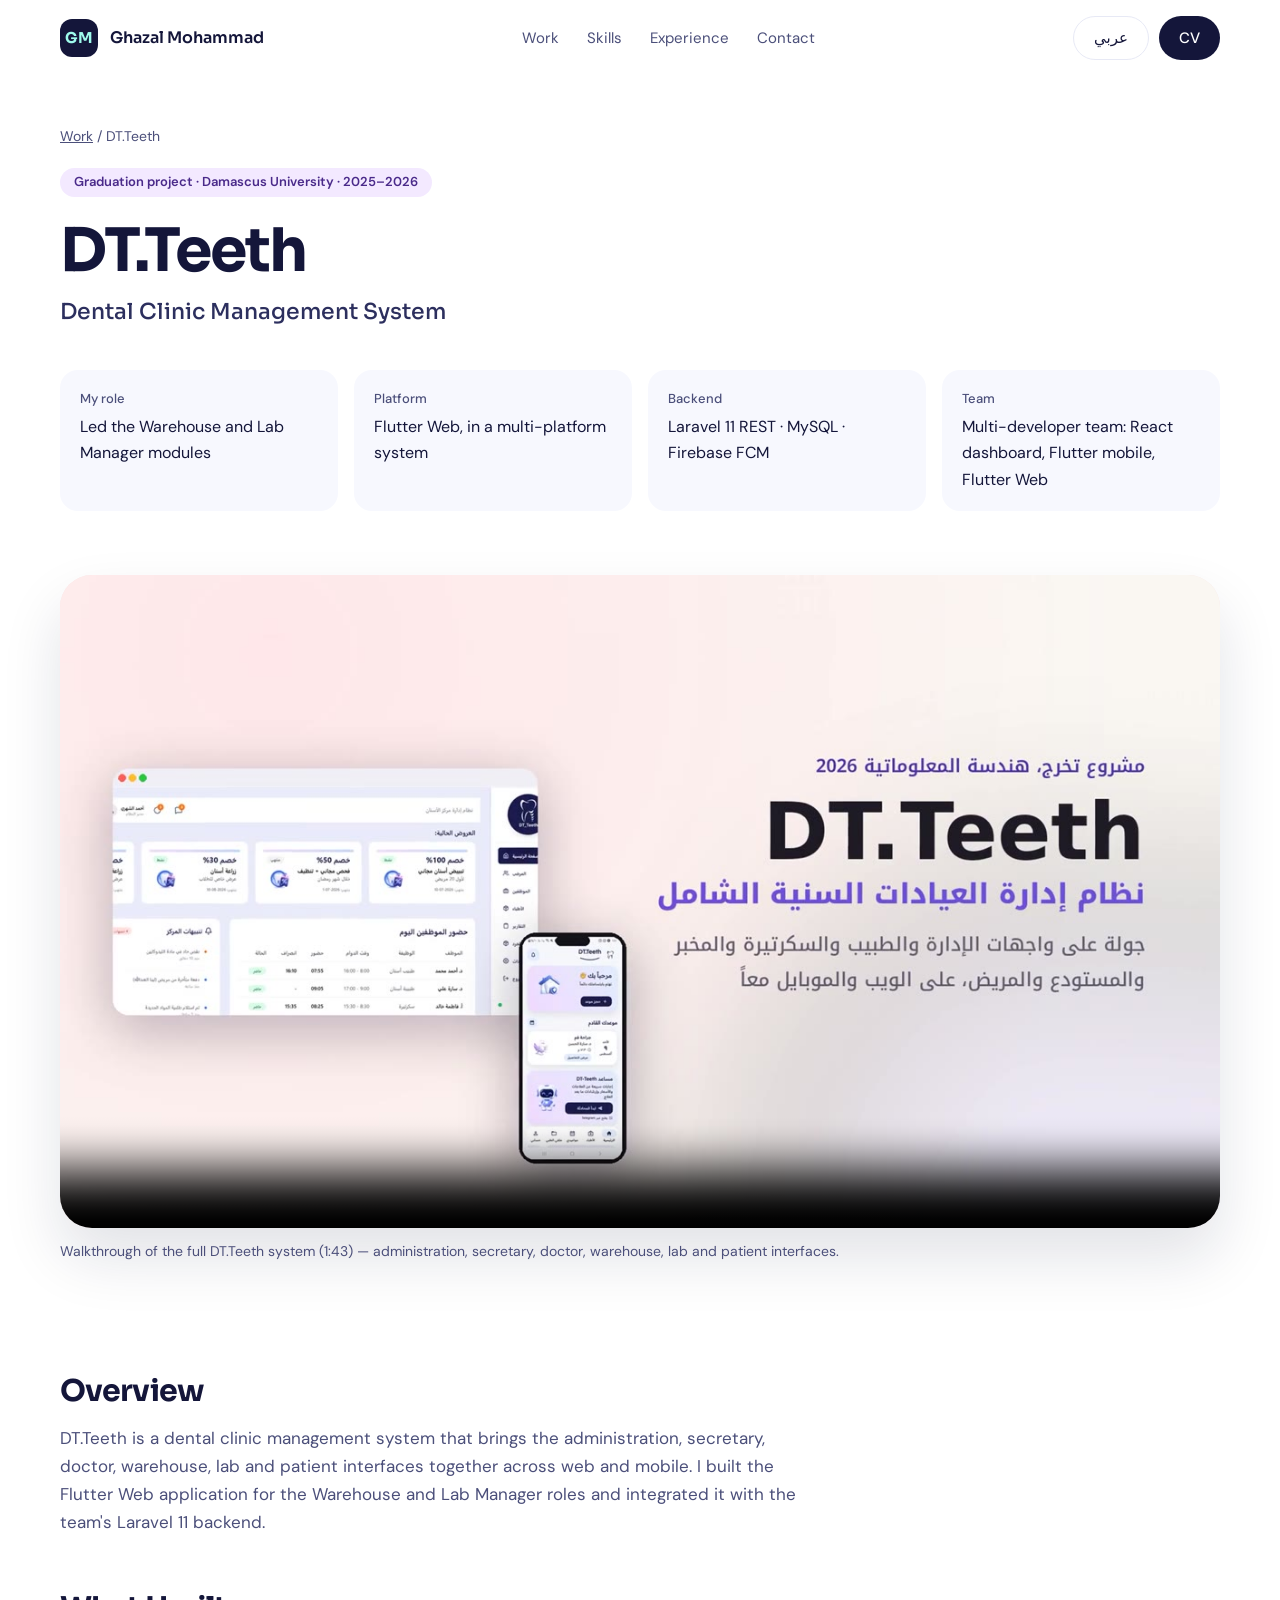
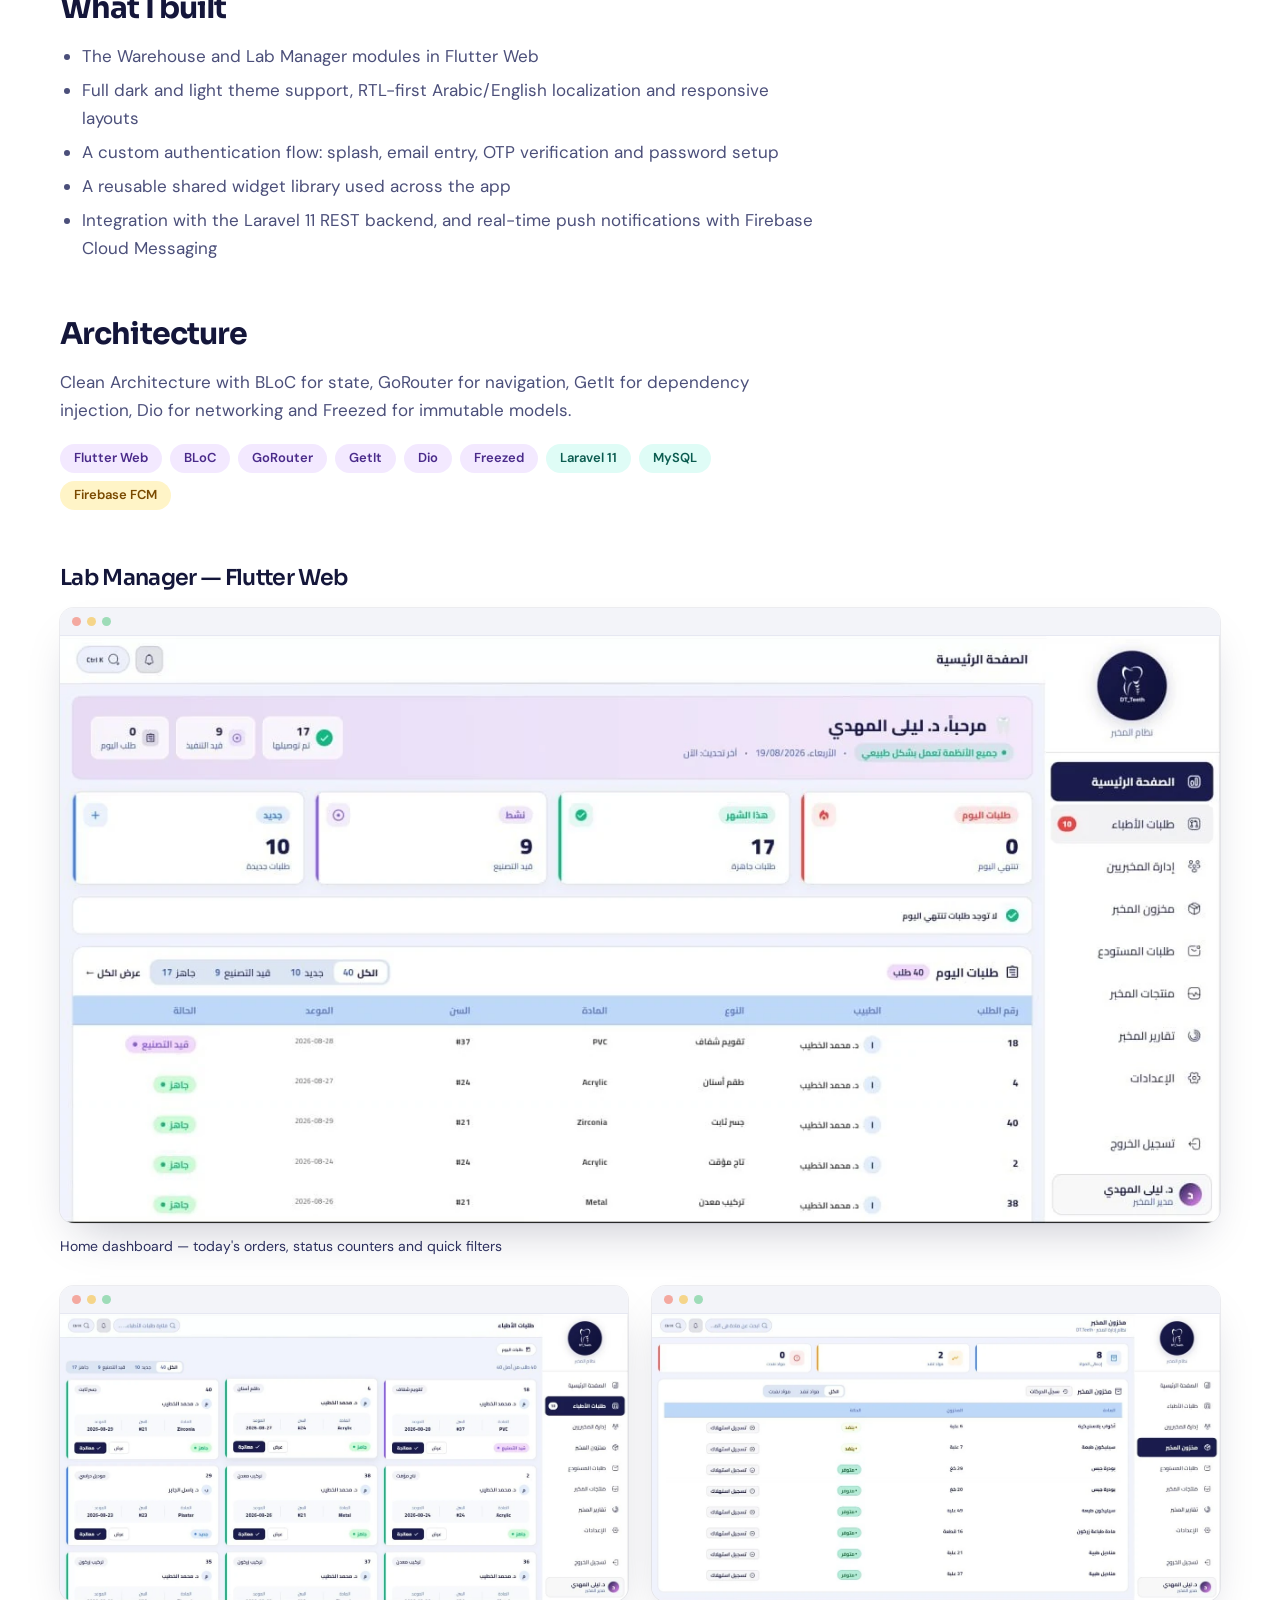
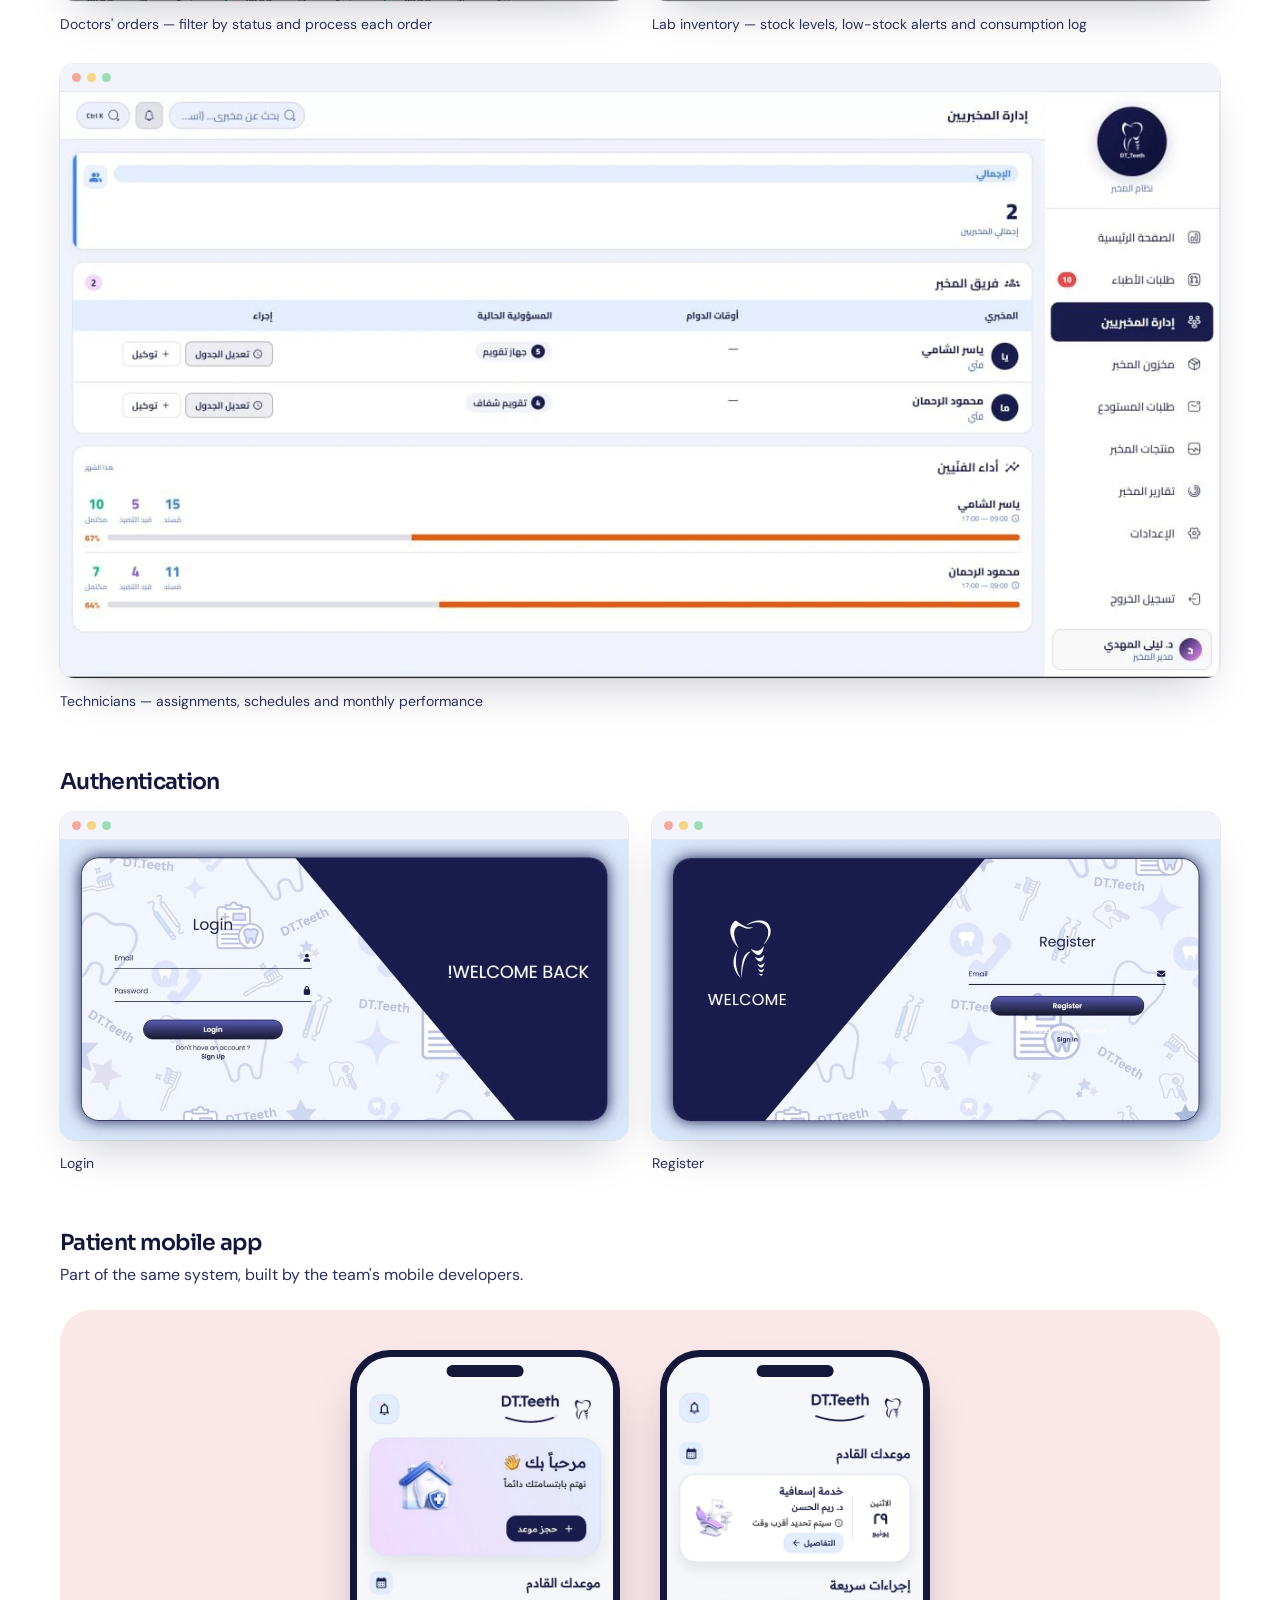
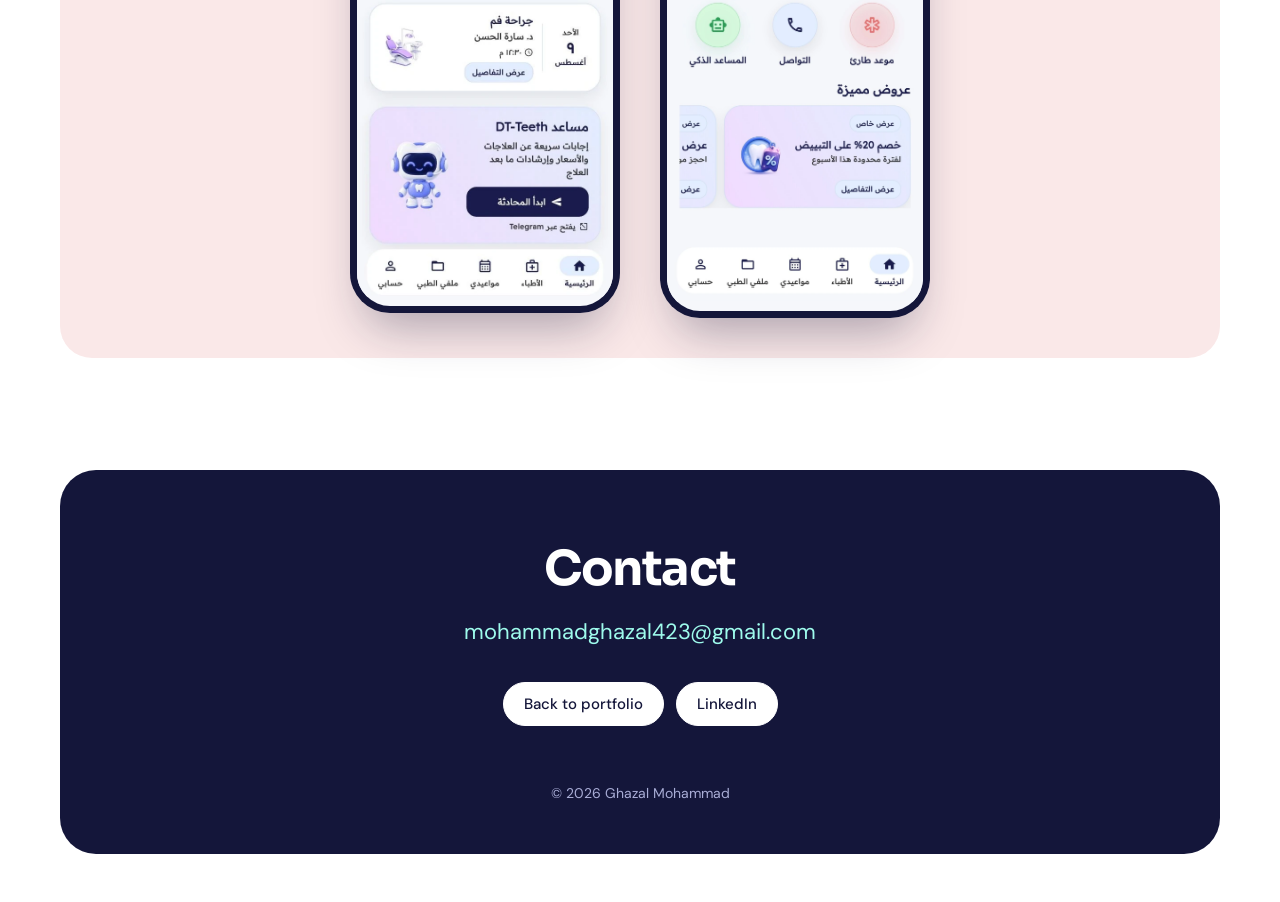
<file: projects/dt-teeth.html>
<!doctype html>
<html lang="en" dir="ltr">
<head>
<meta charset="utf-8">
<meta name="viewport" content="width=device-width, initial-scale=1">
<title>DT.Teeth — Dental Clinic Management System · Ghazal Mohammad</title>
<meta name="description" content="DT.Teeth case study: a multi-platform dental clinic management system. Ghazal Mohammad led the Warehouse and Lab Manager modules in Flutter Web, with a Laravel 11 backend and Firebase Cloud Messaging.">
<link rel="canonical" href="https://ghazal-mohammad.github.io/portfolio/projects/dt-teeth.html">
<link rel="alternate" hreflang="en" href="https://ghazal-mohammad.github.io/portfolio/projects/dt-teeth.html">
<link rel="alternate" hreflang="ar" href="https://ghazal-mohammad.github.io/portfolio/ar/projects/dt-teeth.html">
<meta property="og:type" content="article">
<meta property="og:title" content="DT.Teeth — Dental Clinic Management System">
<meta property="og:description" content="Graduation project, Damascus University 2025–2026. Flutter Web · Laravel 11 · Firebase FCM.">
<meta property="og:image" content="https://ghazal-mohammad.github.io/portfolio/assets/img/og-image.png">
<meta name="twitter:card" content="summary_large_image">
<link rel="icon" href="../assets/img/favicon.svg" type="image/svg+xml">
<link rel="preconnect" href="https://fonts.googleapis.com">
<link rel="preconnect" href="https://fonts.gstatic.com" crossorigin>
<link href="https://fonts.googleapis.com/css2?family=Sora:wght@500;600;700&family=DM+Sans:opsz,wght@9..40,400;9..40,500;9..40,600&display=swap" rel="stylesheet">
<link rel="stylesheet" href="../assets/css/site.css">
</head>
<body>
<a class="skip" href="#main">Skip to content</a>

<header class="site-header">
  <div class="wrap">
    <a class="brand" href="../" aria-label="Ghazal Mohammad, home">
      <span class="brand-mark" aria-hidden="true">GM</span>
      <span class="brand-name">Ghazal Mohammad</span>
    </a>
    <nav class="nav" aria-label="Main">
      <a href="../#work">Work</a>
      <a href="../#skills">Skills</a>
      <a href="../#experience">Experience</a>
      <a href="../#contact">Contact</a>
    </nav>
    <div class="header-actions">
      <a class="btn btn-line" href="../ar/projects/dt-teeth.html" hreflang="ar" lang="ar">عربي</a>
      <a class="btn btn-dark" href="../assets/Ghazal-Mohammad-CV.pdf" download>CV</a>
    </div>
  </div>
</header>

<main id="main">
  <section class="cs-hero wrap">
    <p class="crumbs"><a href="../#work">Work</a> / DT.Teeth</p>
    <span class="pill pill-lilac" style="margin-top:20px">Graduation project · Damascus University · 2025–2026</span>
    <h1>DT.Teeth</h1>
    <p class="sub">Dental Clinic Management System</p>
    <div class="facts">
      <div class="fact"><b>My role</b>Led the Warehouse and Lab Manager modules</div>
      <div class="fact"><b>Platform</b>Flutter Web, in a multi-platform system</div>
      <div class="fact"><b>Backend</b>Laravel 11 REST · MySQL · Firebase FCM</div>
      <div class="fact"><b>Team</b>Multi-developer team: React dashboard, Flutter mobile, Flutter Web</div>
    </div>
  </section>

  <section class="wrap" id="video">
    <div class="video-wrap">
      <video controls preload="metadata" playsinline poster="../assets/img/dt-teeth-poster.jpg" width="1280" height="720">
        <source src="../assets/video/dt-teeth-walkthrough.mp4" type="video/mp4">
        Your browser can't play this video. <a href="../assets/video/dt-teeth-walkthrough.mp4">Download the walkthrough</a>.
      </video>
    </div>
    <p class="crumbs" style="margin-top:12px">Walkthrough of the full DT.Teeth system (1:43) — administration, secretary, doctor, warehouse, lab and patient interfaces.</p>
  </section>

  <section class="section wrap">
    <div class="prose">
      <h2 style="margin-top:0">Overview</h2>
      <p>DT.Teeth is a dental clinic management system that brings the administration, secretary, doctor, warehouse, lab and patient interfaces together across web and mobile. I built the Flutter Web application for the Warehouse and Lab Manager roles and integrated it with the team's Laravel 11 backend.</p>

      <h2>What I built</h2>
      <ul>
        <li>The Warehouse and Lab Manager modules in Flutter Web</li>
        <li>Full dark and light theme support, RTL-first Arabic/English localization and responsive layouts</li>
        <li>A custom authentication flow: splash, email entry, OTP verification and password setup</li>
        <li>A reusable shared widget library used across the app</li>
        <li>Integration with the Laravel 11 REST backend, and real-time push notifications with Firebase Cloud Messaging</li>
      </ul>

      <h2>Architecture</h2>
      <p>Clean Architecture with BLoC for state, GoRouter for navigation, GetIt for dependency injection, Dio for networking and Freezed for immutable models.</p>
      <div class="tags">
        <span class="pill pill-lilac">Flutter Web</span><span class="pill pill-lilac">BLoC</span><span class="pill pill-lilac">GoRouter</span><span class="pill pill-lilac">GetIt</span><span class="pill pill-lilac">Dio</span><span class="pill pill-lilac">Freezed</span><span class="pill pill-mint">Laravel 11</span><span class="pill pill-mint">MySQL</span><span class="pill pill-butter">Firebase FCM</span>
      </div>
    </div>

    <div class="shots-group">
      <h3 class="shots-title">Lab Manager — Flutter Web</h3>
      <div class="shots">
      <figure class="shot wide"><div class="frame"><div class="frame-bar" aria-hidden="true"><i></i><i></i><i></i></div><img src="../assets/img/dt-lab-dashboard.webp" width="1280" height="647" alt="Lab Manager home dashboard with today's orders and status counters" loading="lazy"></div><figcaption>Home dashboard — today's orders, status counters and quick filters</figcaption></figure>
      <figure class="shot"><div class="frame"><div class="frame-bar" aria-hidden="true"><i></i><i></i><i></i></div><img src="../assets/img/dt-lab-orders.webp" width="1280" height="647" alt="Doctors' orders as cards with material, tooth number, due date and status" loading="lazy"></div><figcaption>Doctors' orders — filter by status and process each order</figcaption></figure>
      <figure class="shot"><div class="frame"><div class="frame-bar" aria-hidden="true"><i></i><i></i><i></i></div><img src="../assets/img/dt-lab-inventory.webp" width="1280" height="647" alt="Lab inventory table with stock levels and consumption logging" loading="lazy"></div><figcaption>Lab inventory — stock levels, low-stock alerts and consumption log</figcaption></figure>
      <figure class="shot wide"><div class="frame"><div class="frame-bar" aria-hidden="true"><i></i><i></i><i></i></div><img src="../assets/img/dt-lab-technicians.webp" width="1280" height="647" alt="Technicians management with current assignments and monthly performance" loading="lazy"></div><figcaption>Technicians — assignments, schedules and monthly performance</figcaption></figure>
      </div>
    </div>
    <div class="shots-group">
      <h3 class="shots-title">Authentication</h3>
      <div class="shots">
      <figure class="shot"><div class="frame"><div class="frame-bar" aria-hidden="true"><i></i><i></i><i></i></div><img src="../assets/img/dt-login.webp" width="1080" height="570" alt="DT.Teeth login screen" loading="lazy"></div><figcaption>Login</figcaption></figure>
      <figure class="shot"><div class="frame"><div class="frame-bar" aria-hidden="true"><i></i><i></i><i></i></div><img src="../assets/img/dt-register.webp" width="1080" height="570" alt="DT.Teeth registration screen" loading="lazy"></div><figcaption>Register</figcaption></figure>
      </div>
    </div>
    <div class="shots-group">
      <h3 class="shots-title">Patient mobile app</h3>
      <p class="shots-note">Part of the same system, built by the team's mobile developers.</p>
      <div class="phones-pair">
        <div class="mphone"><div class="mphone-screen"><img src="../assets/img/dt-mobile-home.webp" width="576" height="1154" alt="Patient app home with upcoming appointment and the DT-Teeth assistant" loading="lazy"></div></div>
        <div class="mphone"><div class="mphone-screen"><img src="../assets/img/dt-mobile-home-offers.webp" width="1080" height="2187" alt="Patient app home with quick actions and featured offers" loading="lazy"></div></div>
      </div>
    </div>
  </section>

  <section class="contact wrap">
    <div class="contact-card">
      <h2>Contact</h2>
      <a class="contact-mail" href="mailto:mohammadghazal423@gmail.com">mohammadghazal423@gmail.com</a>
      <div class="contact-links">
        <a class="btn btn-line" href="../">Back to portfolio</a>
        <a class="btn btn-line" href="https://www.linkedin.com/in/ghazal-mohammad-0b9067250" rel="noopener">LinkedIn</a>
      </div>
      <p class="copy">© 2026 Ghazal Mohammad</p>
    </div>
  </section>
</main>
<script src="../assets/js/site.js" defer></script>
</body>
</html>
</file>
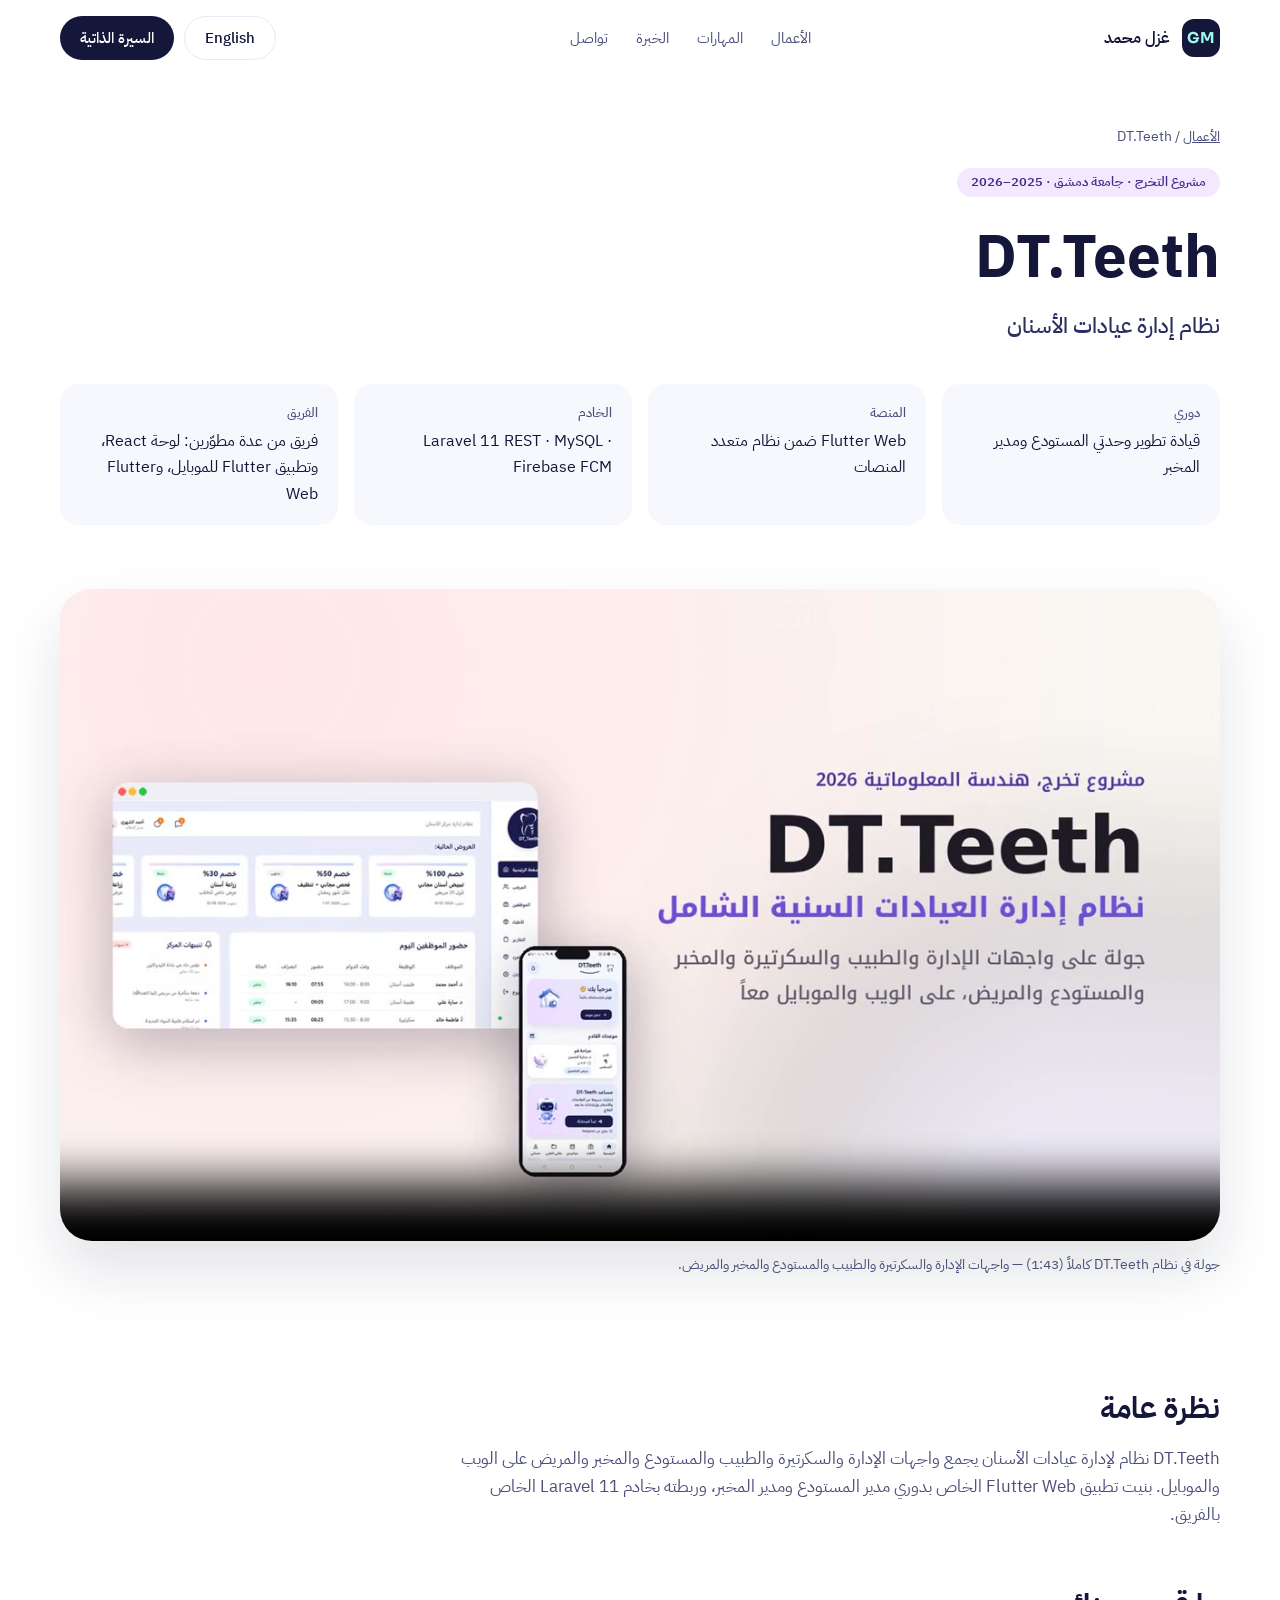
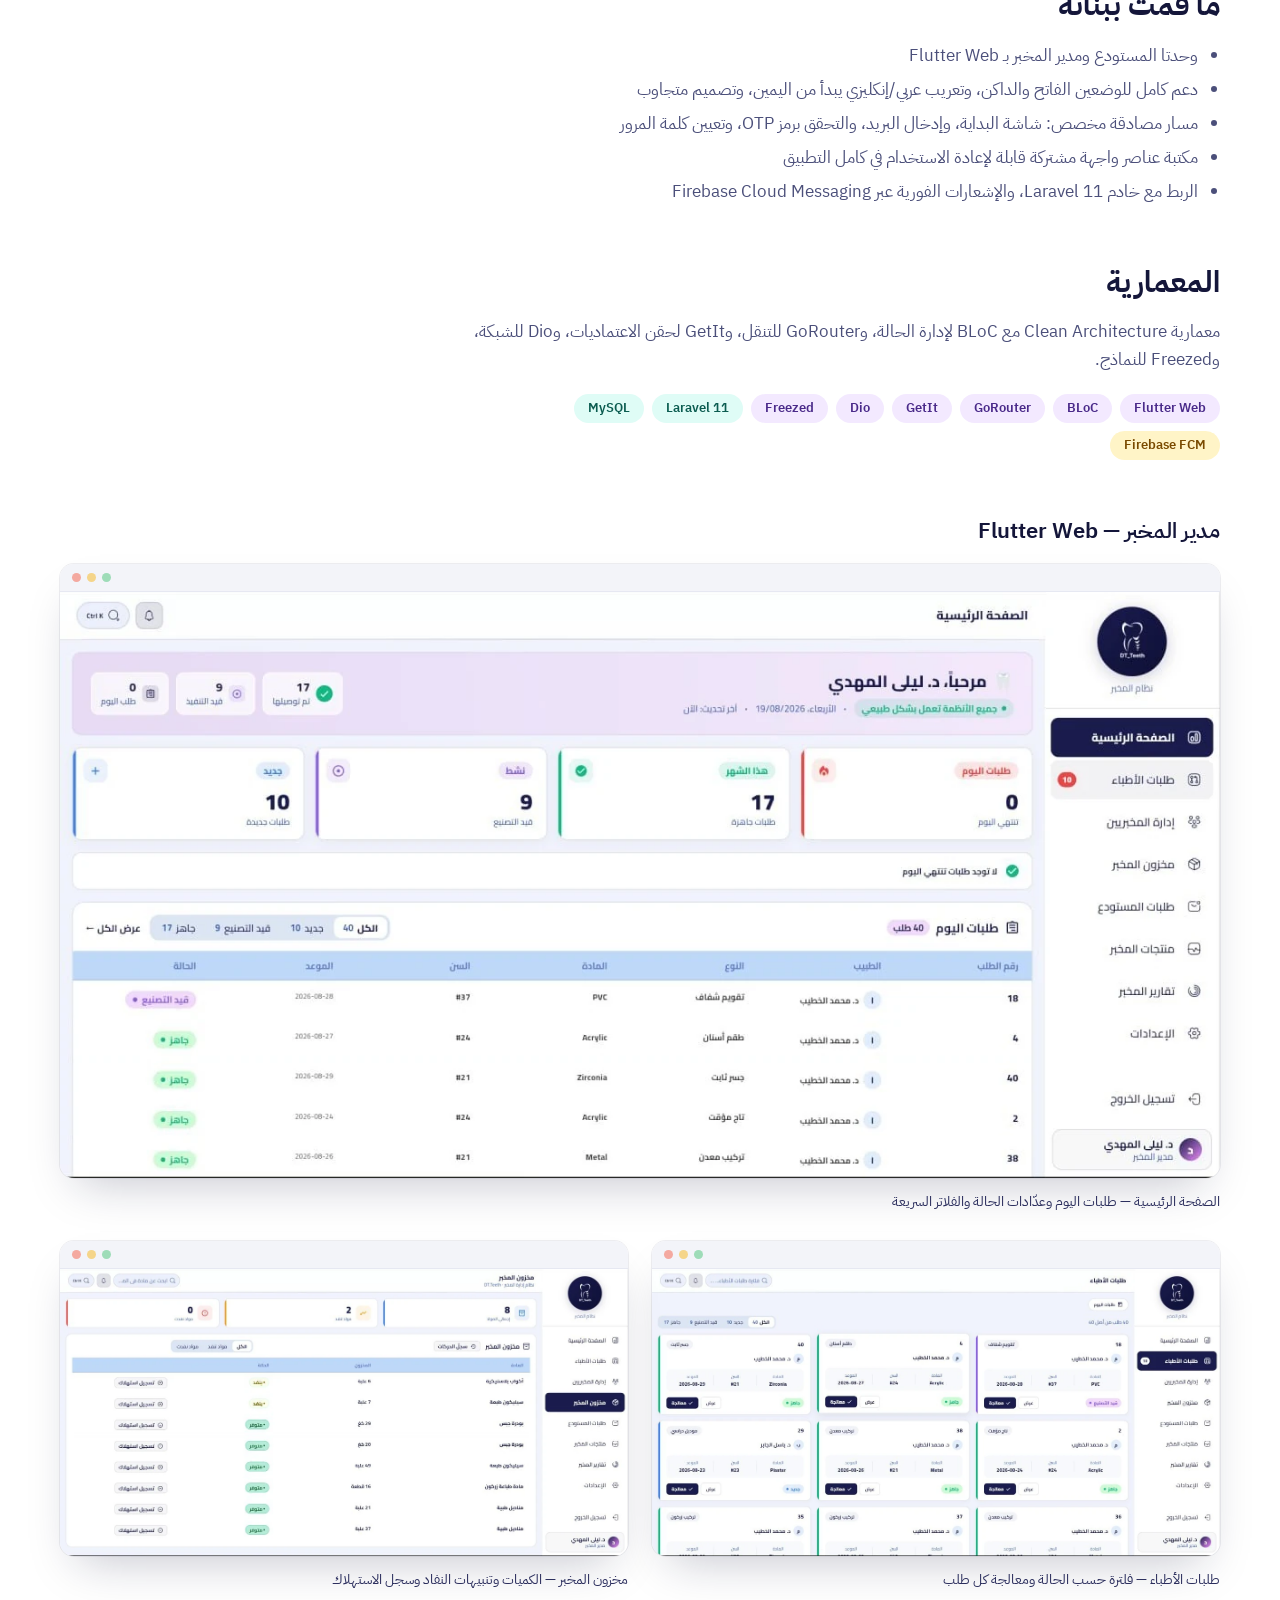
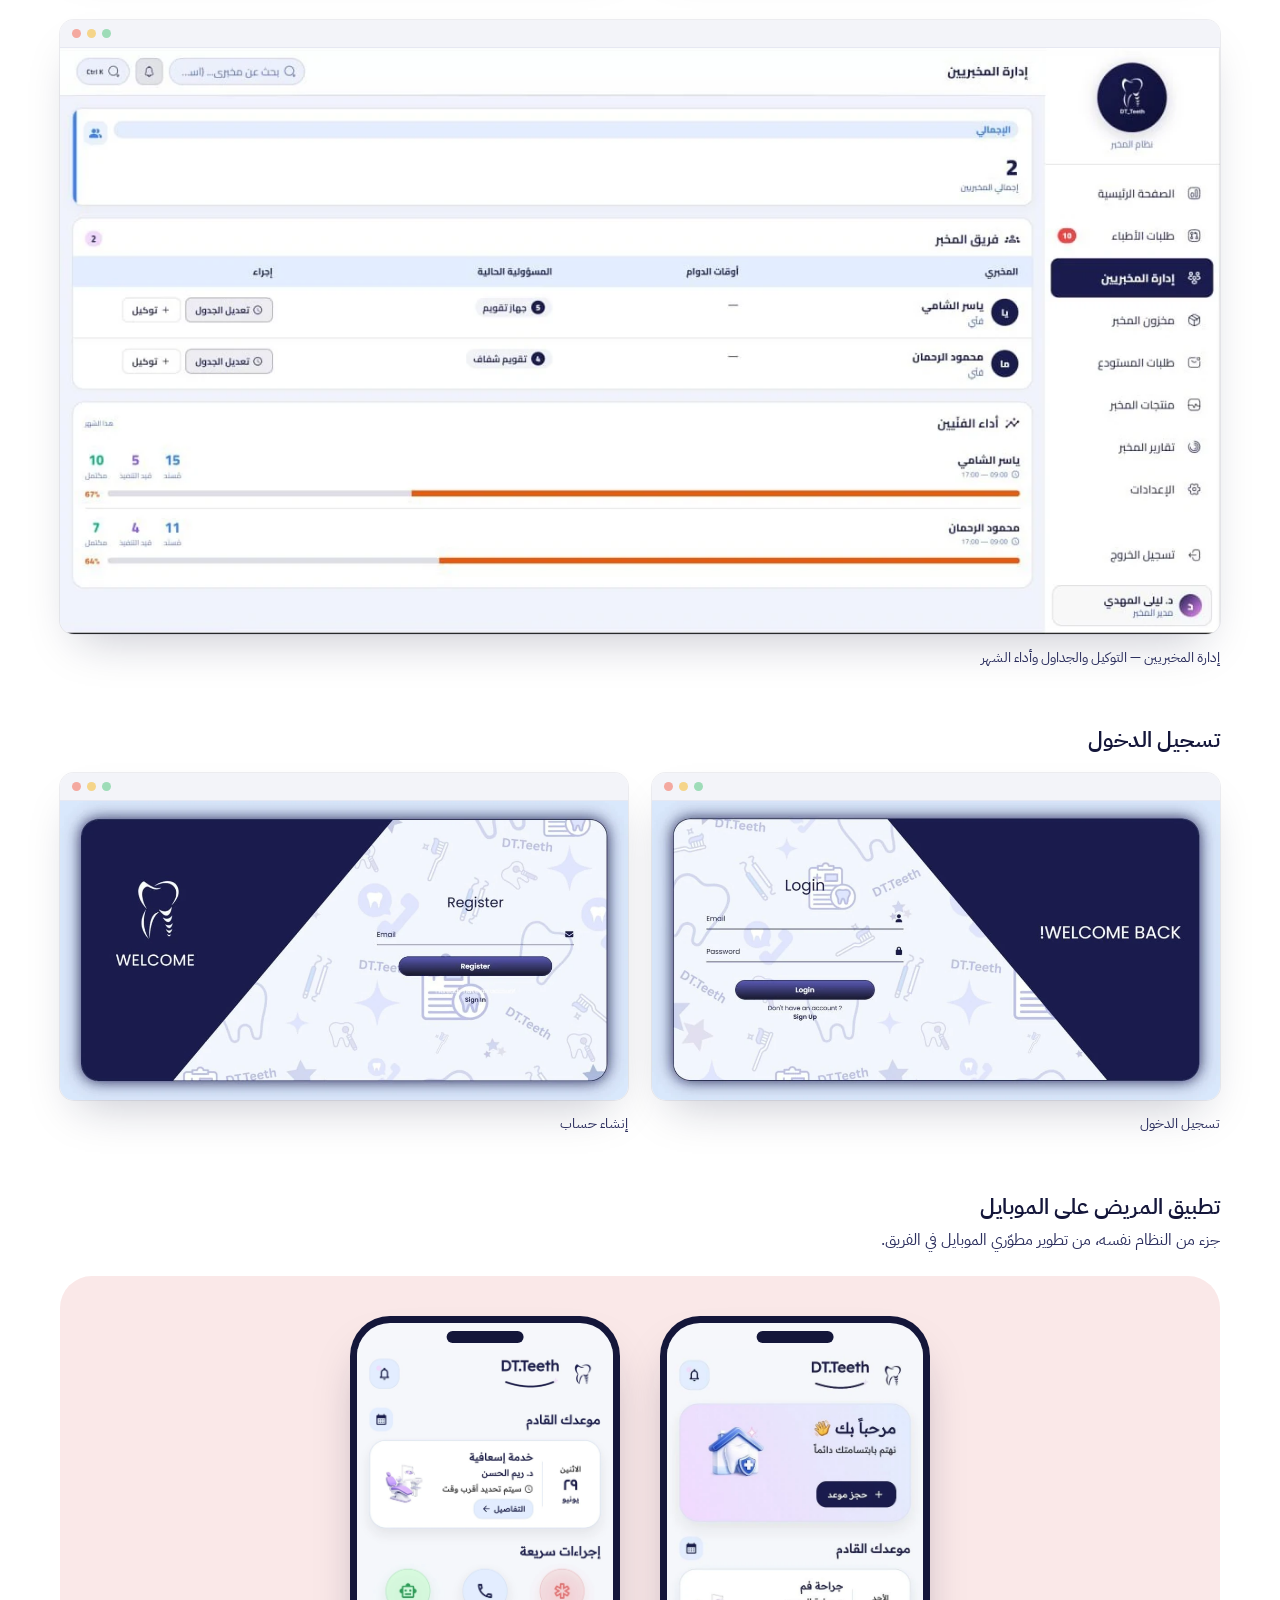
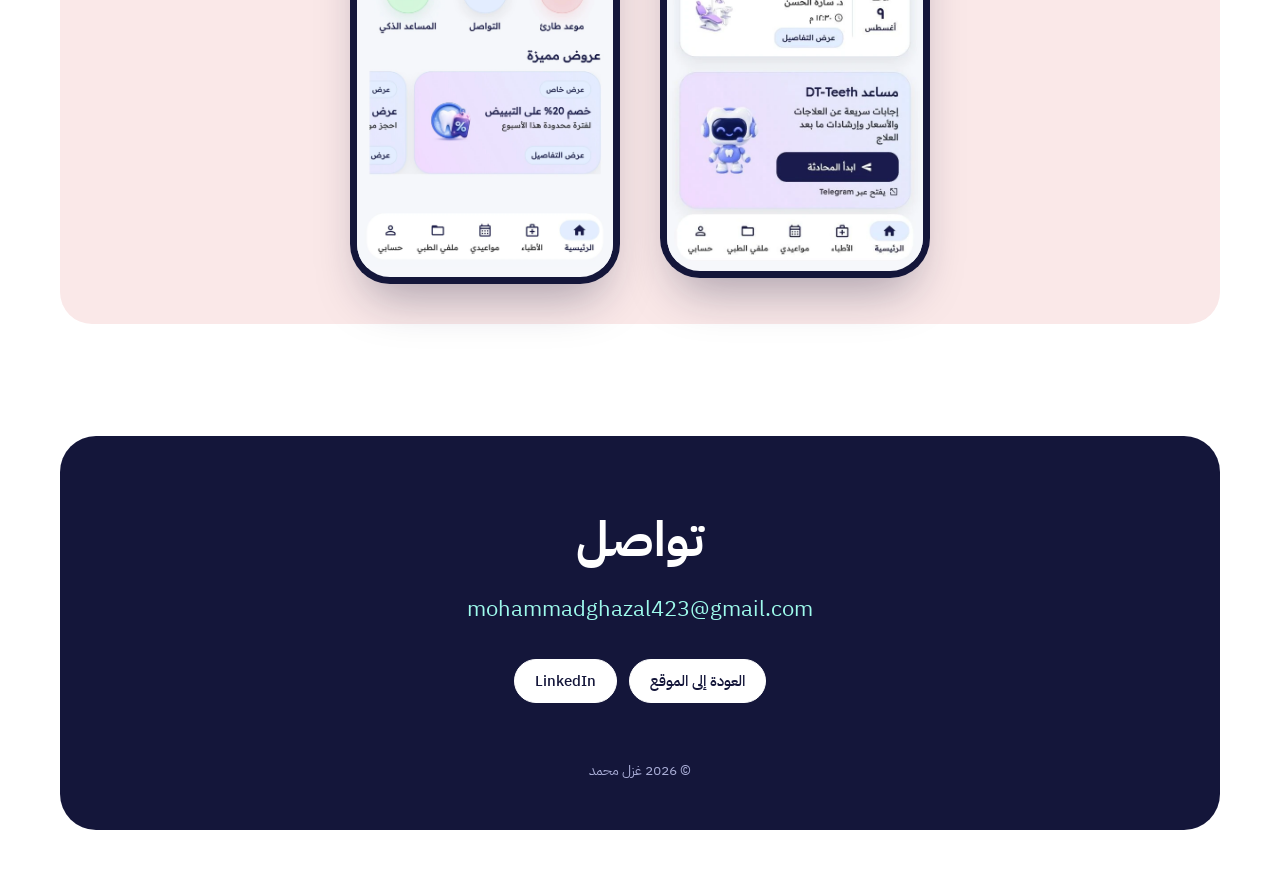
<file: ar/projects/dt-teeth.html>
<!doctype html>
<html lang="ar" dir="rtl">
<head>
<meta charset="utf-8">
<meta name="viewport" content="width=device-width, initial-scale=1">
<title>DT.Teeth — نظام إدارة عيادات الأسنان · غزل محمد</title>
<meta name="description" content="دراسة حالة DT.Teeth: نظام متعدد المنصات لإدارة عيادات الأسنان. قادت غزل محمد تطوير وحدتي المستودع ومدير المخبر بـ Flutter Web مع خادم Laravel 11 وFirebase Cloud Messaging.">
<link rel="canonical" href="https://ghazal-mohammad.github.io/portfolio/ar/projects/dt-teeth.html">
<link rel="alternate" hreflang="en" href="https://ghazal-mohammad.github.io/portfolio/projects/dt-teeth.html">
<link rel="alternate" hreflang="ar" href="https://ghazal-mohammad.github.io/portfolio/ar/projects/dt-teeth.html">
<meta property="og:type" content="article">
<meta property="og:title" content="DT.Teeth — نظام إدارة عيادات الأسنان">
<meta property="og:description" content="مشروع التخرج، جامعة دمشق 2025–2026. Flutter Web · Laravel 11 · Firebase FCM.">
<meta property="og:image" content="https://ghazal-mohammad.github.io/portfolio/assets/img/og-image.png">
<meta name="twitter:card" content="summary_large_image">
<link rel="icon" href="../../assets/img/favicon.svg" type="image/svg+xml">
<link rel="preconnect" href="https://fonts.googleapis.com">
<link rel="preconnect" href="https://fonts.gstatic.com" crossorigin>
<link href="https://fonts.googleapis.com/css2?family=IBM+Plex+Sans+Arabic:wght@400;500;600;700&family=Sora:wght@500;600;700&family=DM+Sans:opsz,wght@9..40,400;9..40,500&display=swap" rel="stylesheet">
<link rel="stylesheet" href="../../assets/css/site.css">
</head>
<body>
<a class="skip" href="#main">انتقل إلى المحتوى</a>

<header class="site-header">
  <div class="wrap">
    <a class="brand" href="../" aria-label="غزل محمد، الصفحة الرئيسية">
      <span class="brand-mark" aria-hidden="true">GM</span>
      <span class="brand-name">غزل محمد</span>
    </a>
    <nav class="nav" aria-label="القائمة الرئيسية">
      <a href="../#work">الأعمال</a>
      <a href="../#skills">المهارات</a>
      <a href="../#experience">الخبرة</a>
      <a href="../#contact">تواصل</a>
    </nav>
    <div class="header-actions">
      <a class="btn btn-line" href="../../projects/dt-teeth.html" hreflang="en" lang="en">English</a>
      <a class="btn btn-dark" href="../../assets/Ghazal-Mohammad-CV.pdf" download>السيرة الذاتية</a>
    </div>
  </div>
</header>

<main id="main">
  <section class="cs-hero wrap">
    <p class="crumbs"><a href="../#work">الأعمال</a> / <span class="ltr">DT.Teeth</span></p>
    <span class="pill pill-lilac" style="margin-top:20px">مشروع التخرج · جامعة دمشق · 2025–2026</span>
    <h1 class="ltr" style="text-align:right">DT.Teeth</h1>
    <p class="sub">نظام إدارة عيادات الأسنان</p>
    <div class="facts">
      <div class="fact"><b>دوري</b>قيادة تطوير وحدتي المستودع ومدير المخبر</div>
      <div class="fact"><b>المنصة</b>Flutter Web ضمن نظام متعدد المنصات</div>
      <div class="fact"><b>الخادم</b><span class="ltr">Laravel 11 REST · MySQL · Firebase FCM</span></div>
      <div class="fact"><b>الفريق</b>فريق من عدة مطوّرين: لوحة React، وتطبيق Flutter للموبايل، وFlutter Web</div>
    </div>
  </section>

  <section class="wrap" id="video">
    <div class="video-wrap">
      <video controls preload="metadata" playsinline poster="../../assets/img/dt-teeth-poster.jpg" width="1280" height="720">
        <source src="../../assets/video/dt-teeth-walkthrough.mp4" type="video/mp4">
        المتصفح لا يدعم تشغيل الفيديو. <a href="../../assets/video/dt-teeth-walkthrough.mp4">حمّل الفيديو</a>.
      </video>
    </div>
    <p class="crumbs" style="margin-top:12px">جولة في نظام DT.Teeth كاملاً (1:43) — واجهات الإدارة والسكرتيرة والطبيب والمستودع والمخبر والمريض.</p>
  </section>

  <section class="section wrap">
    <div class="prose">
      <h2 style="margin-top:0">نظرة عامة</h2>
      <p>DT.Teeth نظام لإدارة عيادات الأسنان يجمع واجهات الإدارة والسكرتيرة والطبيب والمستودع والمخبر والمريض على الويب والموبايل. بنيت تطبيق Flutter Web الخاص بدوري مدير المستودع ومدير المخبر، وربطته بخادم Laravel 11 الخاص بالفريق.</p>

      <h2>ما قمت ببنائه</h2>
      <ul>
        <li>وحدتا المستودع ومدير المخبر بـ Flutter Web</li>
        <li>دعم كامل للوضعين الفاتح والداكن، وتعريب عربي/إنكليزي يبدأ من اليمين، وتصميم متجاوب</li>
        <li>مسار مصادقة مخصص: شاشة البداية، وإدخال البريد، والتحقق برمز OTP، وتعيين كلمة المرور</li>
        <li>مكتبة عناصر واجهة مشتركة قابلة لإعادة الاستخدام في كامل التطبيق</li>
        <li>الربط مع خادم Laravel 11، والإشعارات الفورية عبر Firebase Cloud Messaging</li>
      </ul>

      <h2>المعمارية</h2>
      <p>معمارية Clean Architecture مع BLoC لإدارة الحالة، وGoRouter للتنقل، وGetIt لحقن الاعتماديات، وDio للشبكة، وFreezed للنماذج.</p>
      <div class="tags">
        <span class="pill pill-lilac">Flutter Web</span><span class="pill pill-lilac">BLoC</span><span class="pill pill-lilac">GoRouter</span><span class="pill pill-lilac">GetIt</span><span class="pill pill-lilac">Dio</span><span class="pill pill-lilac">Freezed</span><span class="pill pill-mint">Laravel 11</span><span class="pill pill-mint">MySQL</span><span class="pill pill-butter">Firebase FCM</span>
      </div>
    </div>

    <div class="shots-group">
      <h3 class="shots-title">مدير المخبر — Flutter Web</h3>
      <div class="shots">
      <figure class="shot wide"><div class="frame"><div class="frame-bar" aria-hidden="true"><i></i><i></i><i></i></div><img src="../../assets/img/dt-lab-dashboard.webp" width="1280" height="647" alt="الصفحة الرئيسية لمدير المخبر مع طلبات اليوم وعدّادات الحالة" loading="lazy"></div><figcaption>الصفحة الرئيسية — طلبات اليوم وعدّادات الحالة والفلاتر السريعة</figcaption></figure>
      <figure class="shot"><div class="frame"><div class="frame-bar" aria-hidden="true"><i></i><i></i><i></i></div><img src="../../assets/img/dt-lab-orders.webp" width="1280" height="647" alt="طلبات الأطباء كبطاقات مع المادة ورقم السن والموعد والحالة" loading="lazy"></div><figcaption>طلبات الأطباء — فلترة حسب الحالة ومعالجة كل طلب</figcaption></figure>
      <figure class="shot"><div class="frame"><div class="frame-bar" aria-hidden="true"><i></i><i></i><i></i></div><img src="../../assets/img/dt-lab-inventory.webp" width="1280" height="647" alt="جدول مخزون المخبر مع الكميات وتسجيل الاستهلاك" loading="lazy"></div><figcaption>مخزون المخبر — الكميات وتنبيهات النفاد وسجل الاستهلاك</figcaption></figure>
      <figure class="shot wide"><div class="frame"><div class="frame-bar" aria-hidden="true"><i></i><i></i><i></i></div><img src="../../assets/img/dt-lab-technicians.webp" width="1280" height="647" alt="إدارة المخبريين مع المسؤوليات الحالية وأداء الشهر" loading="lazy"></div><figcaption>إدارة المخبريين — التوكيل والجداول وأداء الشهر</figcaption></figure>
      </div>
    </div>
    <div class="shots-group">
      <h3 class="shots-title">تسجيل الدخول</h3>
      <div class="shots">
      <figure class="shot"><div class="frame"><div class="frame-bar" aria-hidden="true"><i></i><i></i><i></i></div><img src="../../assets/img/dt-login.webp" width="1080" height="570" alt="شاشة تسجيل الدخول في DT.Teeth" loading="lazy"></div><figcaption>تسجيل الدخول</figcaption></figure>
      <figure class="shot"><div class="frame"><div class="frame-bar" aria-hidden="true"><i></i><i></i><i></i></div><img src="../../assets/img/dt-register.webp" width="1080" height="570" alt="شاشة إنشاء حساب في DT.Teeth" loading="lazy"></div><figcaption>إنشاء حساب</figcaption></figure>
      </div>
    </div>
    <div class="shots-group">
      <h3 class="shots-title">تطبيق المريض على الموبايل</h3>
      <p class="shots-note">جزء من النظام نفسه، من تطوير مطوّري الموبايل في الفريق.</p>
      <div class="phones-pair">
        <div class="mphone"><div class="mphone-screen"><img src="../../assets/img/dt-mobile-home.webp" width="576" height="1154" alt="الصفحة الرئيسية لتطبيق المريض مع الموعد القادم ومساعد DT-Teeth" loading="lazy"></div></div>
        <div class="mphone"><div class="mphone-screen"><img src="../../assets/img/dt-mobile-home-offers.webp" width="1080" height="2187" alt="الصفحة الرئيسية لتطبيق المريض مع الإجراءات السريعة والعروض" loading="lazy"></div></div>
      </div>
    </div>
  </section>

  <section class="contact wrap">
    <div class="contact-card">
      <h2>تواصل</h2>
      <a class="contact-mail ltr" href="mailto:mohammadghazal423@gmail.com">mohammadghazal423@gmail.com</a>
      <div class="contact-links">
        <a class="btn btn-line" href="../">العودة إلى الموقع</a>
        <a class="btn btn-line" href="https://www.linkedin.com/in/ghazal-mohammad-0b9067250" rel="noopener">LinkedIn</a>
      </div>
      <p class="copy">© 2026 غزل محمد</p>
    </div>
  </section>
</main>
<script src="../../assets/js/site.js" defer></script>
</body>
</html>
</file>
<file: assets/css/site.css>
/* Ghazal Mohammad — portfolio
   Design D "Fresh": white ground, navy ink, fresh pastel accents. */

:root {
  --ink: #14163A;
  --ink-2: #2C2F5E;
  --muted: #4B4F7A;
  --line: #E7E9F5;
  --bg: #FFFFFF;
  --bg-soft: #F7F8FE;
  --mint: #9EFBEC;
  --mint-soft: #DFFCF6;
  --mint-ink: #0B5C50;
  --lilac-soft: #F3E9FF;
  --lilac-ink: #4A2A8A;
  --butter-soft: #FFF4C7;
  --butter-ink: #7A4A00;
  --pink-soft: #FFE9F3;
  --pink-ink: #8A1F55;
  --sky-soft: #E3F1FF;
  --blush: #FAE8E8;
  --focus: #2BB9A4;
  --radius-lg: 32px;
  --radius-md: 24px;
  --radius-sm: 14px;
  --wrap: 1240px;
  --gutter: 40px;
  --section: 112px;
  --font-display: "Sora", "IBM Plex Sans Arabic", system-ui, sans-serif;
  --font-body: "DM Sans", "IBM Plex Sans Arabic", system-ui, sans-serif;
}
[lang="ar"] {
  --font-display: "IBM Plex Sans Arabic", "Sora", system-ui, sans-serif;
  --font-body: "IBM Plex Sans Arabic", "DM Sans", system-ui, sans-serif;
}

*, *::before, *::after { box-sizing: border-box; }
html { scroll-behavior: smooth; -webkit-text-size-adjust: 100%; }
@media (prefers-reduced-motion: reduce) { html { scroll-behavior: auto; } }
body {
  margin: 0;
  font-family: var(--font-body);
  font-size: 16px;
  line-height: 1.65;
  color: var(--ink);
  background: var(--bg);
  -webkit-font-smoothing: antialiased;
}
img, video { display: block; max-width: 100%; height: auto; }
a { color: var(--ink); }
a:hover { color: #3B3F8F; }
:focus-visible { outline: 3px solid var(--focus); outline-offset: 3px; border-radius: 10px; }
h1, h2, h3 { font-family: var(--font-display); margin: 0; letter-spacing: -0.03em; line-height: 1.12; }
[lang="ar"] h1, [lang="ar"] h2, [lang="ar"] h3 { letter-spacing: 0; line-height: 1.35; }
p { margin: 0; }
.ltr { direction: ltr; unicode-bidi: isolate; }

.skip { position: absolute; inset-inline-start: 16px; top: -60px; background: var(--ink); color: #fff; padding: 10px 16px; border-radius: 10px; z-index: 10; text-decoration: none; }
.skip:focus { top: 12px; color: #fff; }

.wrap { max-width: var(--wrap); margin: 0 auto; padding: 0 var(--gutter); }
.section { padding-block: var(--section); }
.section-title { font-size: 40px; font-weight: 700; margin-bottom: 40px; }

/* Header */
.site-header { position: sticky; top: 0; z-index: 5; background: rgba(255,255,255,.88); backdrop-filter: saturate(1.4) blur(10px); -webkit-backdrop-filter: saturate(1.4) blur(10px); border-bottom: 1px solid transparent; }
.site-header.scrolled { border-bottom-color: var(--line); }
.site-header .wrap { display: flex; align-items: center; justify-content: space-between; height: 76px; gap: 16px; }
.brand { display: flex; align-items: center; gap: 12px; text-decoration: none; white-space: nowrap; }
.brand-mark { width: 38px; height: 38px; border-radius: 12px; background: var(--ink); color: var(--mint); display: grid; place-items: center; font-family: "Sora", sans-serif; font-weight: 700; font-size: 15px; }
.brand-name { font-family: var(--font-display); font-weight: 600; font-size: 16px; }
.nav { display: flex; gap: 28px; }
.nav a { color: var(--muted); text-decoration: none; font-size: 15px; }
.nav a:hover { color: var(--ink); }
.header-actions { display: flex; gap: 10px; }

/* Buttons & pills */
.btn { display: inline-flex; align-items: center; justify-content: center; gap: 10px; min-height: 44px; padding: 0 20px; border-radius: 999px; font: 500 15px/1 var(--font-body); text-decoration: none; white-space: nowrap; cursor: pointer; transition: transform .15s ease, background .15s ease; }
.btn:hover { transform: translateY(-1px); }
.btn-dark { background: var(--ink); color: #fff; border: 0; }
.btn-dark:hover { color: #fff; background: #23265C; }
.btn-line { background: #fff; color: var(--ink); border: 1.5px solid var(--line); }
.btn-line:hover { border-color: #CFD3EA; color: var(--ink); }
.btn-lg { min-height: 54px; padding: 0 28px; font-size: 16px; }
.pill { display: inline-flex; align-items: center; gap: 8px; padding: 6px 14px; border-radius: 999px; font-size: 13px; font-weight: 600; line-height: 1.3; }
.pill-butter { background: var(--butter-soft); color: var(--butter-ink); }
.pill-mint { background: var(--mint-soft); color: var(--mint-ink); }
.pill-lilac { background: var(--lilac-soft); color: var(--lilac-ink); }
.pill-pink { background: var(--pink-soft); color: var(--pink-ink); }
.pill-white { background: #fff; color: var(--ink); }
.dot { width: 8px; height: 8px; border-radius: 50%; background: #F2B705; }

/* Hero */
.hero { padding-top: 64px; padding-bottom: var(--section); }
.hero-grid { display: grid; grid-template-columns: minmax(0,6fr) minmax(0,6fr); gap: 56px; align-items: center; }
.hero h1 { font-size: 70px; font-weight: 700; letter-spacing: -0.04em; line-height: 1.03; margin-top: 28px; }
[lang="ar"] .hero h1 { letter-spacing: 0; line-height: 1.2; }
.hero-role { font-family: var(--font-display); font-size: 25px; font-weight: 500; margin-top: 18px; }
.hero-role mark { background: var(--mint); color: var(--ink); padding: 2px 10px; border-radius: 8px; }
.hero-lead { font-size: 18px; color: var(--muted); margin-top: 28px; max-width: 560px; }
.hero-cta { display: flex; gap: 12px; flex-wrap: wrap; margin-top: 40px; }
.stage { background: var(--blush); border-radius: var(--radius-lg); overflow: hidden; }

/* Work */
.bento { display: grid; grid-template-columns: repeat(3, minmax(0,1fr)); gap: 20px; }
.card { border-radius: 28px; overflow: hidden; display: flex; flex-direction: column; }
.card-body { background: #fff; padding: 24px 28px 30px; flex-grow: 1; display: flex; flex-direction: column; gap: 10px; align-items: flex-start; }
.card-body h3 { font-size: 21px; font-weight: 600; letter-spacing: -0.015em; }
.card-body p { font-size: 15px; color: var(--muted); }
.card-tech { font-size: 13px; color: var(--muted); margin-top: auto !important; padding-top: 6px; }
.card-media { height: 268px; overflow: hidden; display: flex; justify-content: center; padding-top: 28px; }
.card-media .phone-shot { width: 160px; border-radius: 22px 22px 0 0; box-shadow: 0 12px 28px rgba(20,22,58,.16); }
.card-media-desktop { justify-content: flex-start; padding: 28px 0 0 28px; }
[dir="rtl"] .card-media-desktop { padding: 28px 28px 0 0; }
.card-media-desktop img { width: 560px; max-width: none; border-radius: 14px 0 0 0; box-shadow: 0 12px 28px rgba(20,22,58,.14); }
[dir="rtl"] .card-media-desktop { justify-content: flex-start; direction: ltr; padding: 28px 0 0 28px; }
.bg-sky { background: var(--sky-soft); }
.bg-mint { background: var(--mint-soft); }
.bg-pink { background: var(--pink-soft); }
.bg-lilac { background: var(--lilac-soft); }
.bg-butter { background: var(--butter-soft); }

.feature { grid-column: span 3; border-radius: var(--radius-lg); padding: 44px; }
.feature-grid { display: grid; grid-template-columns: minmax(0,5fr) minmax(0,7fr); gap: 40px; align-items: center; }
.feature h3 { font-size: 42px; font-weight: 700; letter-spacing: -0.035em; margin-top: 18px; }
.feature .sub { font-size: 19px; color: var(--ink-2); margin-top: 8px; font-weight: 500; }
.feature .desc { font-size: 16px; color: var(--muted); margin-top: 20px; }
.feature-cta { display: flex; gap: 18px; margin-top: 28px; flex-wrap: wrap; align-items: center; }
.link-u { font-weight: 600; text-underline-offset: 4px; font-size: 15px; }
.feature-media { border-radius: var(--radius-md); overflow: hidden; background: var(--blush); }

/* SPL phones row */
.phones { display: grid; grid-template-columns: repeat(3, minmax(0, 1fr)); gap: 16px; align-items: end; }
.phone { border-radius: 26px; overflow: hidden; border: 6px solid var(--ink); background: var(--ink); box-shadow: 0 18px 40px rgba(20,22,58,.18); }
.phone img { width: 100%; }
.phone.mid { transform: translateY(-18px); }

/* Skills */
.skills { background: var(--bg-soft); }
.skills-grid { display: grid; grid-template-columns: repeat(4, minmax(0,1fr)); gap: 16px; }
.skill { background: #fff; border-radius: 22px; padding: 26px; }
.skill .bar { display: block; width: 40px; height: 6px; border-radius: 3px; margin-bottom: 18px; }
.skill h3 { font-size: 17px; font-weight: 600; letter-spacing: -0.01em; margin-bottom: 10px; }
.skill p { font-size: 15px; color: var(--muted); }

/* Experience */
.timeline { display: flex; flex-direction: column; gap: 14px; }
.job { display: flex; gap: 24px; flex-wrap: wrap; justify-content: space-between; align-items: flex-start; border: 1.5px solid var(--line); border-radius: 22px; padding: 26px 30px; }
.job-main { flex: 1 1 480px; min-width: 0; }
.job h3 { font-size: 19px; font-weight: 600; letter-spacing: -0.01em; }
.job .org { color: var(--ink-2); font-weight: 500; }
.job ul { margin: 12px 0 0; padding-inline-start: 20px; color: var(--muted); font-size: 15px; }
.job li + li { margin-top: 4px; }
.job .note { font-size: 15px; color: var(--muted); margin-top: 8px; }

/* Contact */
.contact { padding-bottom: 48px; }
.contact-card { background: var(--ink); color: #fff; border-radius: 36px; padding: 72px 40px 48px; text-align: center; display: flex; flex-direction: column; align-items: center; }
.contact-card h2 { font-size: 48px; font-weight: 700; }
.contact-mail { margin-top: 18px; font-size: 22px; color: var(--mint); text-decoration: none; overflow-wrap: anywhere; }
.contact-mail:hover { color: #fff; }
.contact-links { display: flex; gap: 12px; margin-top: 32px; flex-wrap: wrap; justify-content: center; }
.contact-links .btn-line { border-color: #fff; }
.copy { font-size: 14px; color: #A9ADD6; margin-top: 56px; }

/* Case study */
.cs-hero { padding-top: 48px; padding-bottom: 64px; }
.crumbs { font-size: 14px; color: var(--muted); }
.crumbs a { color: var(--muted); }
.cs-hero h1 { font-size: 60px; font-weight: 700; margin-top: 20px; }
.cs-hero .sub { font-size: 22px; color: var(--ink-2); margin-top: 10px; font-family: var(--font-display); font-weight: 500; }
.facts { display: grid; grid-template-columns: repeat(4, minmax(0,1fr)); gap: 16px; margin-top: 40px; }
.fact { background: var(--bg-soft); border-radius: 18px; padding: 18px 20px; }
.fact b { display: block; font-size: 13px; color: var(--muted); font-weight: 500; margin-bottom: 4px; }
.video-wrap { border-radius: var(--radius-lg); overflow: hidden; background: var(--blush); box-shadow: 0 30px 60px rgba(20,22,58,.12); }
.video-wrap video { width: 100%; }
.prose { max-width: 760px; }
.prose h2 { font-size: 30px; font-weight: 700; margin: 56px 0 16px; }
.prose p, .prose li { font-size: 17px; color: var(--muted); }
.prose ul { padding-inline-start: 22px; }
.prose li + li { margin-top: 6px; }
.gallery { display: grid; grid-template-columns: repeat(2, minmax(0,1fr)); gap: 20px; margin-top: 40px; }
.gallery figure { margin: 0; border-radius: var(--radius-md); overflow: hidden; background: var(--blush); }
.tags { display: flex; flex-wrap: wrap; gap: 8px; margin-top: 20px; }

/* Footer */
.foot-note { text-align: center; padding: 0 0 40px; }

/* Responsive */
@media (max-width: 1080px) {
  .skills-grid { grid-template-columns: repeat(2, minmax(0,1fr)); }
  .facts { grid-template-columns: repeat(2, minmax(0,1fr)); }
}
@media (max-width: 900px) {
  :root { --gutter: 20px; --section: 72px; }
  .nav { display: none; }
  .hero-grid, .feature-grid { grid-template-columns: minmax(0,1fr); gap: 32px; }
  .hero h1 { font-size: 48px; }
  .hero-role { font-size: 21px; }
  .bento { grid-template-columns: minmax(0,1fr); }
  .feature { grid-column: auto; padding: 24px; }
  .feature h3 { font-size: 34px; }
  .section-title { font-size: 32px; margin-bottom: 28px; }
  .contact-card { padding: 56px 20px 40px; border-radius: 28px; }
  .contact-card h2 { font-size: 38px; }
  .contact-mail { font-size: 17px; }
  .cs-hero h1 { font-size: 40px; }
  .gallery { grid-template-columns: minmax(0,1fr); }
  .phones { gap: 10px; }
  .phone { border-width: 4px; border-radius: 18px; }
  .phone.mid { transform: translateY(-10px); }
}
@media (max-width: 520px) {
  .skills-grid, .facts { grid-template-columns: minmax(0,1fr); }
  .brand-name { font-size: 15px; }
}

/* Certificates */
.certs { display: grid; grid-template-columns: repeat(2, minmax(0, 1fr)); gap: 20px; }
.cert { border: 1.5px solid var(--line); border-radius: 22px; overflow: hidden; display: flex; flex-direction: column; text-decoration: none; color: var(--ink); background: #fff; transition: transform .15s ease, box-shadow .15s ease; }
.cert:hover { transform: translateY(-2px); box-shadow: 0 16px 36px rgba(20,22,58,.08); color: var(--ink); }
.cert-img { background: var(--bg-soft); padding: 20px; display: flex; justify-content: center; }
.cert-img img { width: 100%; max-width: 480px; border-radius: 10px; box-shadow: 0 6px 18px rgba(20,22,58,.10); }
.cert-body { padding: 20px 24px 24px; display: flex; flex-direction: column; gap: 6px; }
.cert-body h3 { font-size: 18px; font-weight: 600; letter-spacing: -0.01em; }
.cert-body p { font-size: 14px; color: var(--muted); }
.cert-note { margin-top: 18px; font-size: 14px; color: var(--muted); }
@media (max-width: 900px) { .certs { grid-template-columns: minmax(0, 1fr); } }
.rec { display: grid; grid-template-columns: minmax(0, 300px) minmax(0, 1fr); gap: 0; margin-bottom: 20px; border: 1.5px solid var(--line); border-radius: 22px; overflow: hidden; text-decoration: none; color: var(--ink); background: #fff; transition: transform .15s ease, box-shadow .15s ease; }
.rec:hover { transform: translateY(-2px); box-shadow: 0 16px 36px rgba(20,22,58,.08); color: var(--ink); }
.rec-img { background: var(--bg-soft); padding: 24px; display: flex; align-items: center; justify-content: center; }
.rec-img img { width: 100%; max-width: 230px; height: auto; border-radius: 6px; box-shadow: 0 6px 18px rgba(20,22,58,.12); }
.rec-body { padding: 28px 32px; display: flex; flex-direction: column; justify-content: center; align-items: flex-start; gap: 10px; }
.rec-body h3 { font-size: 22px; font-weight: 600; letter-spacing: -0.01em; }
.rec-body blockquote { margin: 4px 0; padding-inline-start: 16px; border-inline-start: 3px solid var(--ink); font-size: 17px; line-height: 1.55; }
.rec-body p { font-size: 14px; color: var(--muted); }
.rec-body p b { color: var(--ink); font-weight: 600; }
.rec-link { font-size: 14px; font-weight: 600; text-decoration: underline; text-underline-offset: 3px; }
@media (max-width: 700px) { .rec { grid-template-columns: minmax(0, 1fr); } .rec-img img { max-width: 200px; } .rec-body { padding: 22px 22px 26px; } }


/* Case-study screenshots */
.shots-group { margin-top: 56px; }
.shots-title { font-family: var(--font-display); font-size: 22px; font-weight: 600; margin: 0 0 6px; }
.shots-note { color: var(--ink-2); margin: 0 0 4px; }
.shots { display: grid; grid-template-columns: repeat(2, minmax(0,1fr)); gap: 28px 24px; margin-top: 18px; }
.shot { margin: 0; }
.shot.wide { grid-column: 1 / -1; }
.frame { background: #fff; border-radius: 14px; overflow: hidden; box-shadow: 0 0 0 1px rgba(20,22,58,.07), 0 22px 44px -18px rgba(20,22,58,.25); }
.frame-bar { height: 28px; display: flex; align-items: center; gap: 6px; padding: 0 12px; background: #F3F4F9; border-bottom: 1px solid #E6E8F2; }
.frame-bar i { width: 9px; height: 9px; border-radius: 50%; background: #F4A9A0; }
.frame-bar i:nth-child(2) { background: #F5D58A; }
.frame-bar i:nth-child(3) { background: #9EDCB8; }
[dir="rtl"] .frame-bar { flex-direction: row-reverse; }
.frame img { display: block; width: 100%; height: auto; }
.shot figcaption { margin-top: 12px; font-size: 14px; color: var(--ink-2); }
.phones-pair { display: flex; justify-content: center; align-items: flex-start; gap: 40px; margin-top: 22px; padding: 40px 20px; background: var(--blush); border-radius: var(--radius-lg); }
.mphone { width: min(270px, 42%); padding: 7px; background: var(--ink); border-radius: 40px; box-shadow: 0 28px 48px -16px rgba(20,22,58,.35); }
.mphone-screen { position: relative; background: #F6F7FB; border-radius: 33px; overflow: hidden; padding: 26px 0 10px; }
.mphone-screen::before { content: ""; position: absolute; top: 8px; left: 50%; width: 30%; height: 12px; transform: translateX(-50%); border-radius: 8px; background: var(--ink); }
.mphone-screen img { display: block; width: 100%; height: auto; }
.stage img, .feature-media img { display: block; width: 100%; height: auto; }
@media (max-width: 760px) {
  .shots { grid-template-columns: minmax(0,1fr); }
  .phones-pair { gap: 16px; padding: 24px 12px; }
  .mphone { padding: 5px; border-radius: 30px; }
  .mphone-screen { border-radius: 25px; padding-top: 20px; }
  .mphone-screen::before { top: 6px; height: 9px; }
}
.frame-dark { background: #0A0E17; }
.frame-dark .frame-bar { background: #161B27; border-bottom-color: #232A3A; }
.feature .frame { box-shadow: 0 0 0 1px rgba(20,22,58,.08), 0 26px 50px -20px rgba(20,22,58,.35); }
</file>
